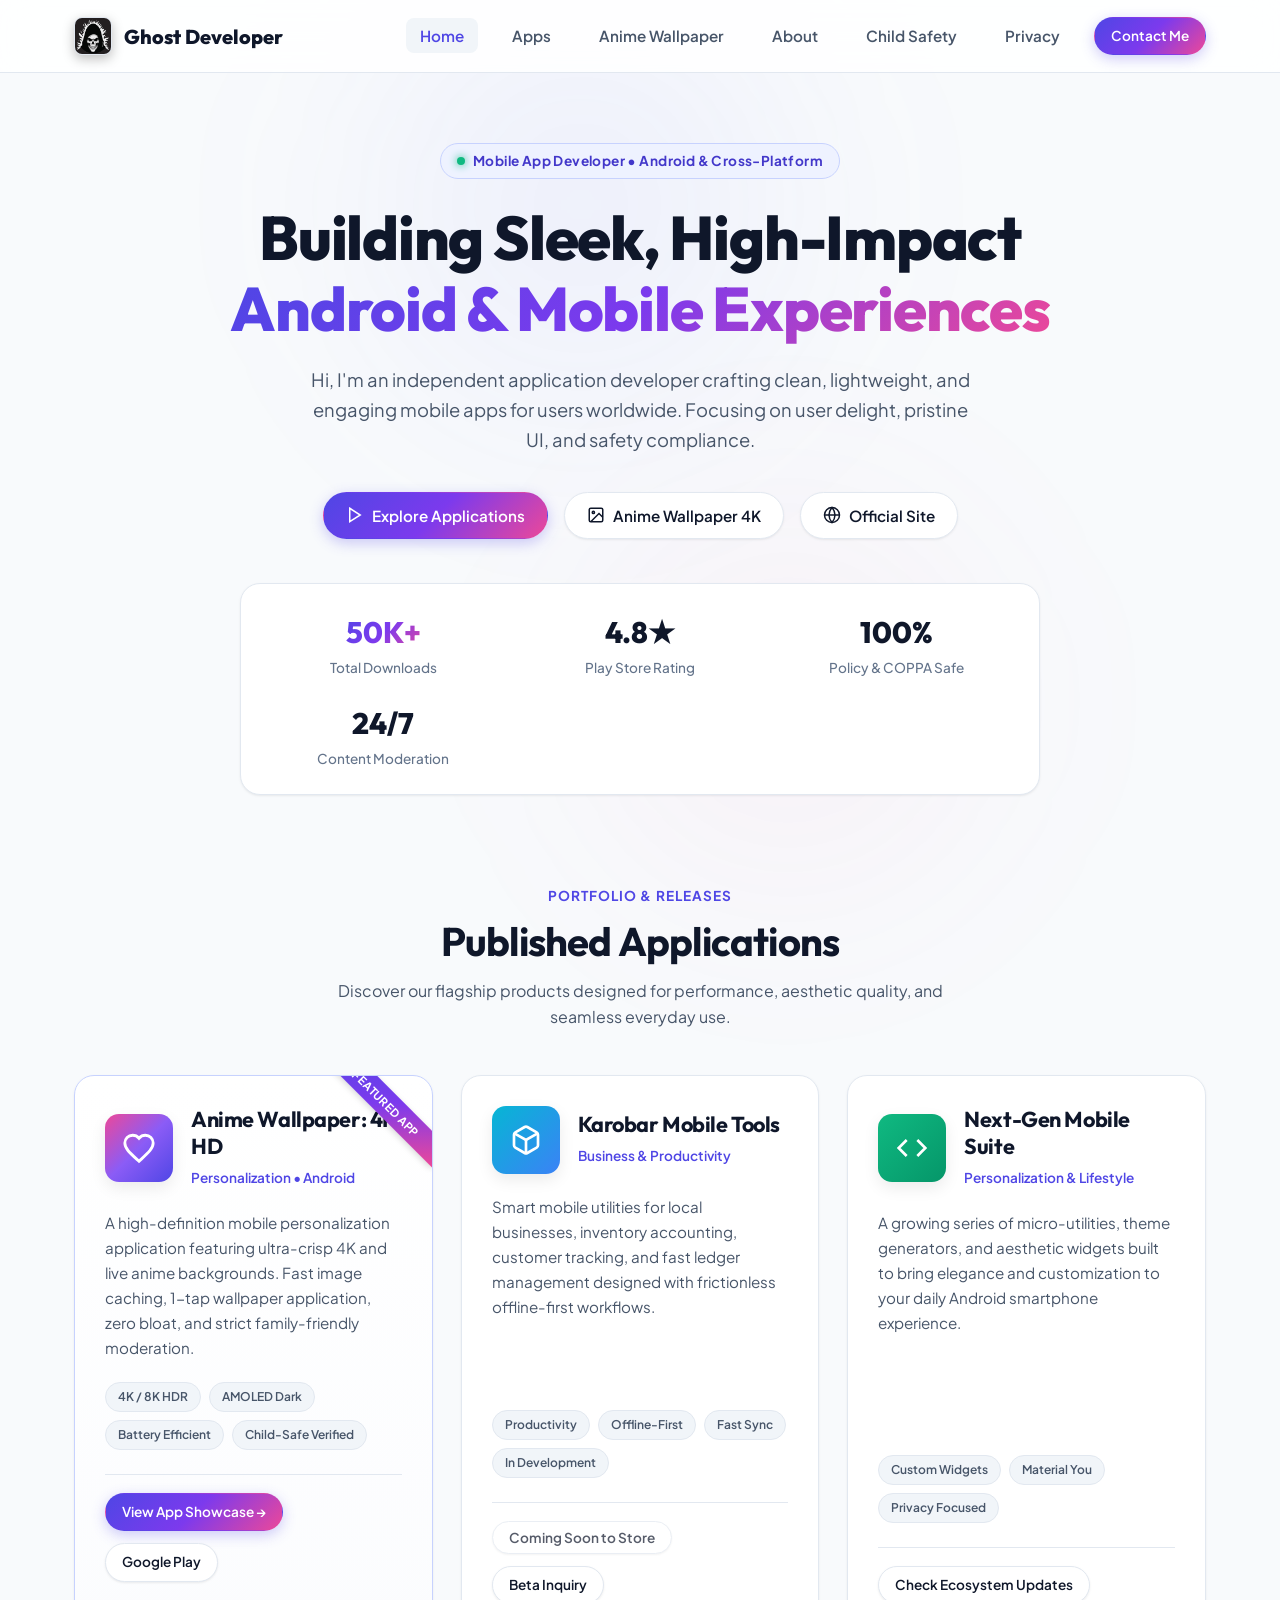
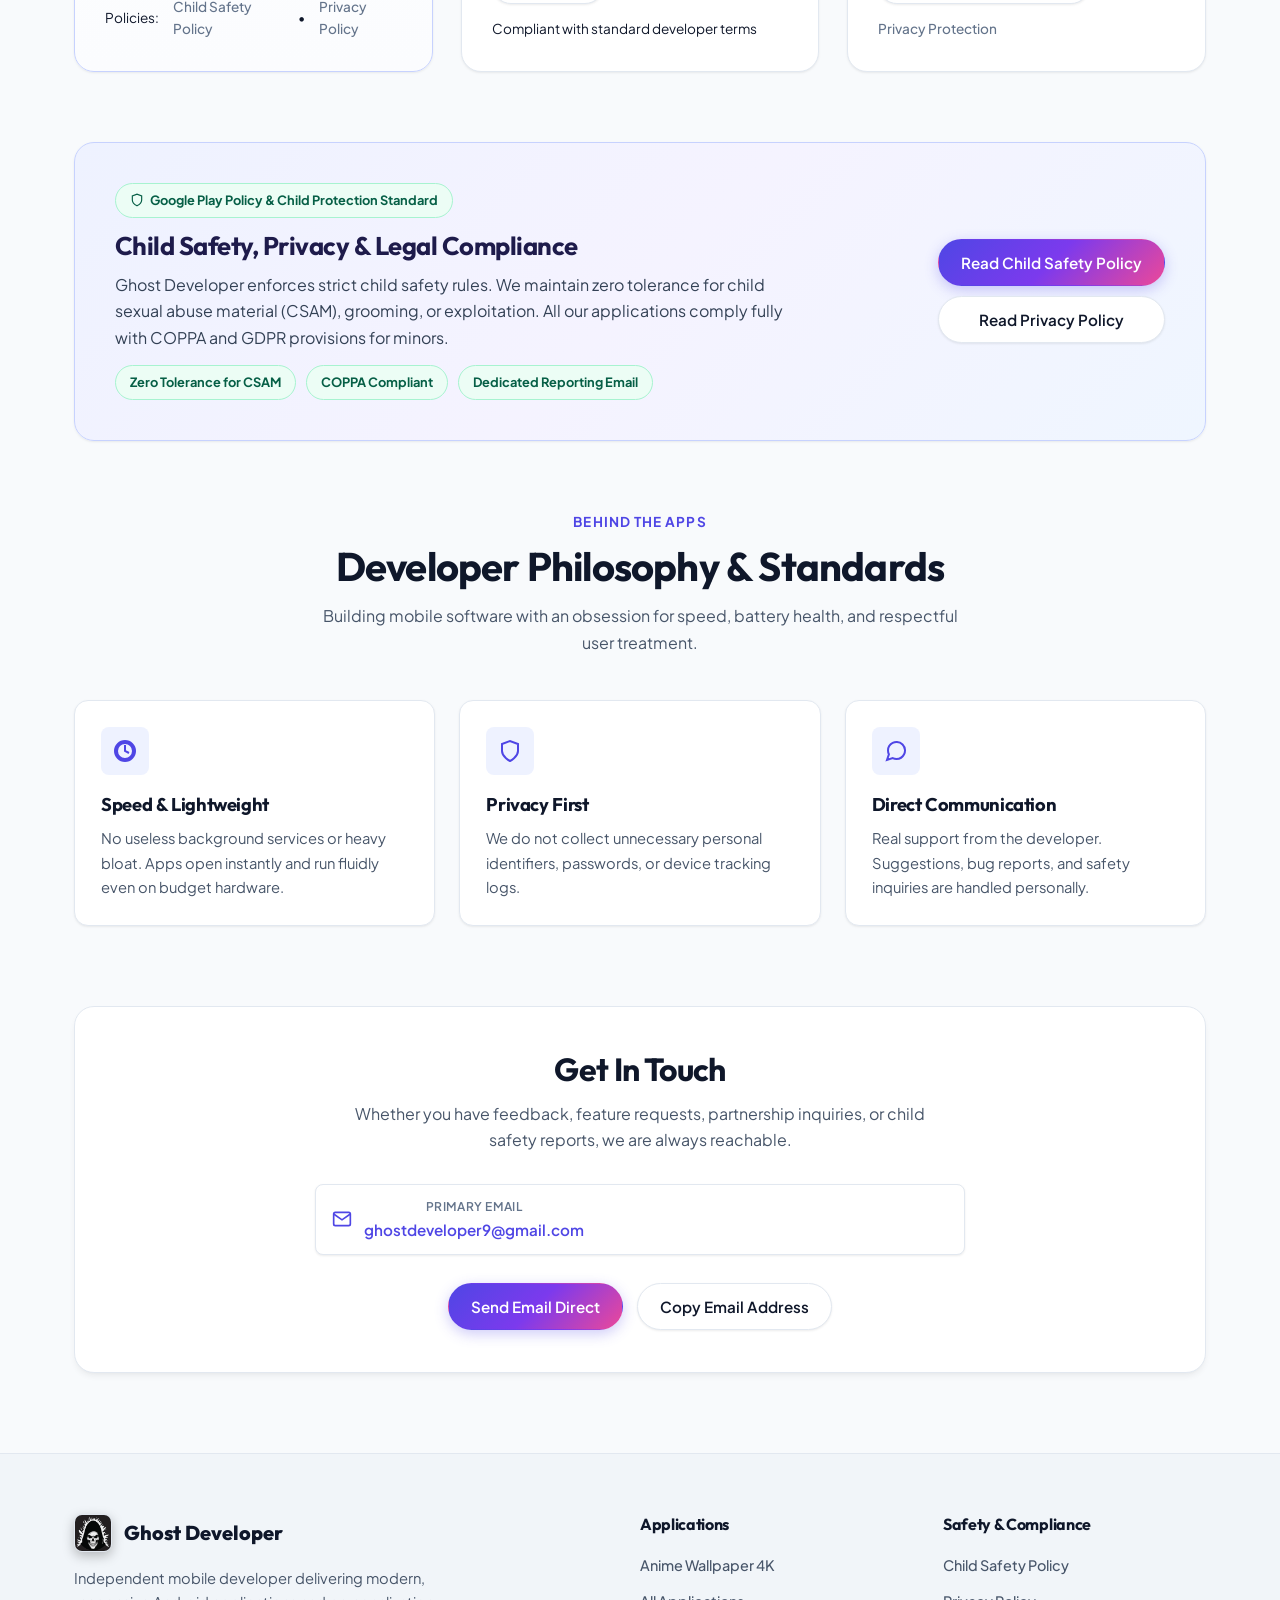
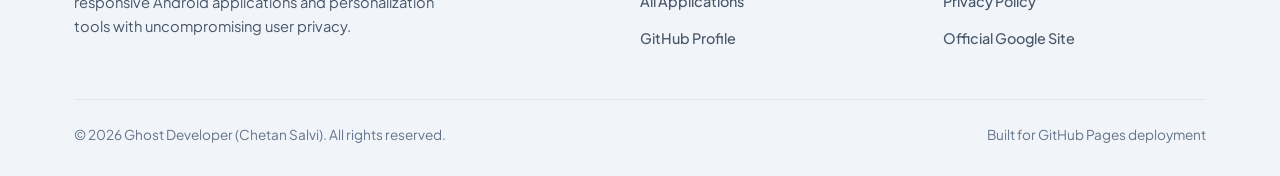
<file: index.html>
<!DOCTYPE html>
<html lang="en">

<head>
  <meta charset="UTF-8">
  <meta name="viewport" content="width=device-width, initial-scale=1.0">
  <title>Ghost Developer | Android Mobile App Developer &amp; Creator</title>
  <meta name="description"
    content="Official portfolio and app portal of Ghost Developer (Chetan Salvi). Creator of high-performance Android mobile apps, Anime Wallpaper 4K, and utility tools.">
  <meta name="keywords"
    content="App Developer, Android Developer, Mobile Apps, Ghost Developer, Chetan Salvi, Anime Wallpaper, GitHub Pages">
  <link rel="stylesheet" href="./css/style.css">
  <link rel="icon" type="image/png" href="./assets/logo.png">
</head>

<body>

  <!-- Navigation Bar -->
  <header class="navbar">
    <div class="container nav-container">
      <a href="./index.html" class="brand-logo" id="homeLogoLink">
        <div class="brand-icon">
          <img src="./assets/logo.png" alt="Ghost Developer Logo" class="brand-logo-img">
        </div>
        <span>Ghost Developer</span>
      </a>


      <ul class="nav-links" id="navLinks">
        <li><a href="./index.html" class="nav-link active">Home</a></li>
        <li><a href="#featured-apps" class="nav-link">Apps</a></li>
        <li><a href="./anime_wallpaper.html" class="nav-link">Anime Wallpaper</a></li>
        <li><a href="#about-dev" class="nav-link">About</a></li>
        <li><a href="./child_safty.html" class="nav-link">Child Safety</a></li>
        <li><a href="./privacy_policy.html" class="nav-link">Privacy</a></li>
        <li>
          <a href="mailto:ghostdeveloper9@gmail.com" class="btn btn-primary btn-sm">Contact Me</a>
        </li>
      </ul>
    </div>
  </header>

  <!-- Hero Section -->
  <section class="hero-section">
    <div class="container">
      <div class="badge-pill">
        <span class="badge-dot"></span>
        Mobile App Developer &bull; Android &amp; Cross-Platform
      </div>

      <h1 class="hero-title">
        Building Sleek, High-Impact <br>
        <span class="gradient-text">Android &amp; Mobile Experiences</span>
      </h1>

      <p class="hero-subtitle">
        Hi, I'm an independent application developer crafting clean, lightweight, and engaging mobile apps for users
        worldwide. Focusing on user delight, pristine UI, and safety compliance.
      </p>

      <div class="hero-cta">
        <a href="#featured-apps" class="btn btn-primary">
          <svg width="18" height="18" viewBox="0 0 24 24" fill="none" stroke="currentColor" stroke-width="2">
            <polygon points="5 3 19 12 5 21 5 3" />
          </svg>
          Explore Applications
        </a>
        <a href="./anime_wallpaper.html" class="btn btn-outline">
          <svg width="18" height="18" viewBox="0 0 24 24" fill="none" stroke="currentColor" stroke-width="2">
            <rect x="3" y="3" width="18" height="18" rx="2" ry="2" />
            <circle cx="8.5" cy="8.5" r="1.5" />
            <polyline points="21 15 16 10 5 21" />
          </svg>
          Anime Wallpaper 4K
        </a>
        <a href="https://sites.google.com/view/Ghostdeveloper" target="_blank" rel="noopener noreferrer"
          class="btn btn-outline">
          <svg width="18" height="18" viewBox="0 0 24 24" fill="none" stroke="currentColor" stroke-width="2">
            <circle cx="12" cy="12" r="10" />
            <line x1="2" y1="12" x2="22" y2="12" />
            <path d="M12 2a15.3 15.3 0 0 1 4 10 15.3 15.3 0 0 1-4 10 15.3 15.3 0 0 1-4-10 15.3 15.3 0 0 1 4-10z" />
          </svg>
          Official Site
        </a>
      </div>

      <!-- Quick Metrics Stats -->
      <div class="hero-stats">
        <div class="stat-item">
          <span class="stat-number gradient-text">50K+</span>
          <span class="stat-label">Total Downloads</span>
        </div>
        <div class="stat-item">
          <span class="stat-number">4.8★</span>
          <span class="stat-label">Play Store Rating</span>
        </div>
        <div class="stat-item">
          <span class="stat-number">100%</span>
          <span class="stat-label">Policy &amp; COPPA Safe</span>
        </div>
        <div class="stat-item">
          <span class="stat-number">24/7</span>
          <span class="stat-label">Content Moderation</span>
        </div>
      </div>
    </div>
  </section>

  <!-- Featured Apps Section -->
  <section class="container" id="featured-apps" style="padding-top: 40px;">
    <div class="section-header">
      <span class="section-tag">Portfolio &amp; Releases</span>
      <h2 class="section-title">Published Applications</h2>
      <p>Discover our flagship products designed for performance, aesthetic quality, and seamless everyday use.</p>
    </div>

    <div class="apps-grid">
      <!-- App 1: Anime Wallpaper (Main Flagship) -->
      <article class="app-card featured">
        <div class="app-header">
          <div class="app-icon app-icon-anime">
            <svg width="34" height="34" viewBox="0 0 24 24" fill="none" stroke="currentColor" stroke-width="2">
              <path
                d="M12 21.35l-1.45-1.32C5.4 15.36 2 12.28 2 8.5 2 5.42 4.42 3 7.5 3c1.74 0 3.41.81 4.5 2.09C13.09 3.81 14.76 3 16.5 3 19.58 3 22 5.42 22 8.5c0 3.78-3.4 6.86-8.55 11.54L12 21.35z" />
            </svg>
          </div>
          <div class="app-title-group">
            <h3>Anime Wallpaper: 4K HD</h3>
            <span class="app-category">Personalization &bull; Android</span>
          </div>
        </div>

        <p class="app-description">
          A high-definition mobile personalization application featuring ultra-crisp 4K and live anime backgrounds. Fast
          image caching, 1-tap wallpaper application, zero bloat, and strict family-friendly moderation.
        </p>

        <div class="app-tags">
          <span class="app-tag">4K / 8K HDR</span>
          <span class="app-tag">AMOLED Dark</span>
          <span class="app-tag">Battery Efficient</span>
          <span class="app-tag">Child-Safe Verified</span>
        </div>

        <div class="app-actions">
          <a href="./anime_wallpaper.html" class="btn btn-primary btn-sm">
            View App Showcase &rarr;
          </a>
          <a href="https://play.google.com/store/apps" target="_blank" rel="noopener noreferrer"
            class="btn btn-outline btn-sm">
            Google Play
          </a>
        </div>

        <div class="app-policy-links">
          <span>Policies:</span>
          <a href="./child_safty.html">Child Safety Policy</a>
          <span>&bull;</span>
          <a href="./privacy_policy.html">Privacy Policy</a>
        </div>
      </article>

      <!-- App 2: Business & Utility / Karobar Tools -->
      <article class="app-card">
        <div class="app-header">
          <div class="app-icon" style="background: linear-gradient(135deg, #06b6d4 0%, #3b82f6 100%); color: white;">
            <svg width="32" height="32" viewBox="0 0 24 24" fill="none" stroke="currentColor" stroke-width="2">
              <path
                d="M21 16V8a2 2 0 0 0-1-1.73l-7-4a2 2 0 0 0-2 0l-7 4A2 2 0 0 0 3 8v8a2 2 0 0 0 1 1.73l7 4a2 2 0 0 0 2 0l7-4A2 2 0 0 0 21 16z" />
              <polyline points="3.27 6.96 12 12.01 20.73 6.96" />
              <line x1="12" y1="22.08" x2="12" y2="12" />
            </svg>
          </div>
          <div class="app-title-group">
            <h3>Karobar Mobile Tools</h3>
            <span class="app-category">Business &amp; Productivity</span>
          </div>
        </div>

        <p class="app-description">
          Smart mobile utilities for local businesses, inventory accounting, customer tracking, and fast ledger
          management designed with frictionless offline-first workflows.
        </p>

        <div class="app-tags">
          <span class="app-tag">Productivity</span>
          <span class="app-tag">Offline-First</span>
          <span class="app-tag">Fast Sync</span>
          <span class="app-tag">In Development</span>
        </div>

        <div class="app-actions">
          <button class="btn btn-outline btn-sm" disabled style="opacity: 0.7; cursor: default;">
            Coming Soon to Store
          </button>
          <a href="mailto:ghostdeveloper9@gmail.com" class="btn btn-outline btn-sm">
            Beta Inquiry
          </a>
        </div>

        <div class="app-policy-links">
          <span>Compliant with standard developer terms</span>
        </div>
      </article>

      <!-- App 3: Developer Custom Utilities -->
      <article class="app-card">
        <div class="app-header">
          <div class="app-icon" style="background: linear-gradient(135deg, #10b981 0%, #059669 100%); color: white;">
            <svg width="32" height="32" viewBox="0 0 24 24" fill="none" stroke="currentColor" stroke-width="2">
              <polyline points="16 18 22 12 16 6" />
              <polyline points="8 6 2 12 8 18" />
            </svg>
          </div>
          <div class="app-title-group">
            <h3>Next-Gen Mobile Suite</h3>
            <span class="app-category">Personalization &amp; Lifestyle</span>
          </div>
        </div>

        <p class="app-description">
          A growing series of micro-utilities, theme generators, and aesthetic widgets built to bring elegance and
          customization to your daily Android smartphone experience.
        </p>

        <div class="app-tags">
          <span class="app-tag">Custom Widgets</span>
          <span class="app-tag">Material You</span>
          <span class="app-tag">Privacy Focused</span>
        </div>

        <div class="app-actions">
          <a href="https://sites.google.com/view/Ghostdeveloper" target="_blank" rel="noopener noreferrer"
            class="btn btn-outline btn-sm">
            Check Ecosystem Updates
          </a>
        </div>

        <div class="app-policy-links">
          <a href="./privacy_policy.html">Privacy Protection</a>
        </div>
      </article>
    </div>
  </section>

  <!-- Child Safety & Trust Portal Banner -->
  <section class="container" style="margin-bottom: 70px;">
    <div class="compliance-banner">
      <div class="compliance-content">
        <div class="compliance-text">
          <div class="safety-badge" style="margin-bottom: 12px;">
            <svg width="14" height="14" viewBox="0 0 24 24" fill="none" stroke="currentColor" stroke-width="2">
              <path d="M12 22s8-4 8-10V5l-8-3-8 3v7c0 6 8 10 8 10z" />
            </svg>
            <span>Google Play Policy &amp; Child Protection Standard</span>
          </div>
          <h3>Child Safety, Privacy &amp; Legal Compliance</h3>
          <p>
            Ghost Developer enforces strict child safety rules. We maintain zero tolerance for child sexual abuse
            material (CSAM), grooming, or exploitation. All our applications comply fully with COPPA and GDPR provisions
            for minors.
          </p>
          <div class="compliance-badges">
            <span class="safety-badge">Zero Tolerance for CSAM</span>
            <span class="safety-badge">COPPA Compliant</span>
            <span class="safety-badge">Dedicated Reporting Email</span>
          </div>
        </div>
        <div style="display: flex; flex-direction: column; gap: 10px;">
          <a href="./child_safty.html" class="btn btn-primary">
            Read Child Safety Policy
          </a>
          <a href="./privacy_policy.html" class="btn btn-outline">
            Read Privacy Policy
          </a>
        </div>
      </div>
    </div>
  </section>

  <!-- Developer Profile & Skills -->
  <section class="container" id="about-dev" style="margin-bottom: 80px;">
    <div class="section-header">
      <span class="section-tag">Behind the Apps</span>
      <h2 class="section-title">Developer Philosophy &amp; Standards</h2>
      <p>Building mobile software with an obsession for speed, battery health, and respectful user treatment.</p>
    </div>

    <div class="feature-cards">
      <div class="feature-box">
        <div class="feature-icon-wrap">
          <svg width="24" height="24" viewBox="0 0 24 24" fill="none" stroke="currentColor" stroke-width="2">
            <path d="M12 2a10 10 0 1 0 10 10A10 10 0 0 0 12 2zm0 18a8 8 0 1 1 8-8 8 8 0 0 1-8 8z" />
            <path d="M12 6v6l4 2" />
          </svg>
        </div>
        <h4>Speed &amp; Lightweight</h4>
        <p>No useless background services or heavy bloat. Apps open instantly and run fluidly even on budget hardware.
        </p>
      </div>

      <div class="feature-box">
        <div class="feature-icon-wrap">
          <svg width="24" height="24" viewBox="0 0 24 24" fill="none" stroke="currentColor" stroke-width="2">
            <path d="M12 22s8-4 8-10V5l-8-3-8 3v7c0 6 8 10 8 10z" />
          </svg>
        </div>
        <h4>Privacy First</h4>
        <p>We do not collect unnecessary personal identifiers, passwords, or device tracking logs.</p>
      </div>

      <div class="feature-box">
        <div class="feature-icon-wrap">
          <svg width="24" height="24" viewBox="0 0 24 24" fill="none" stroke="currentColor" stroke-width="2">
            <path
              d="M21 11.5a8.38 8.38 0 0 1-.9 3.8 8.5 8.5 0 0 1-7.6 4.7 8.38 8.38 0 0 1-3.8-.9L3 21l1.9-5.7a8.38 8.38 0 0 1-.9-3.8 8.5 8.5 0 0 1 4.7-7.6 8.38 8.38 0 0 1 3.8-.9h.5a8.48 8.48 0 0 1 8 8v.5z" />
          </svg>
        </div>
        <h4>Direct Communication</h4>
        <p>Real support from the developer. Suggestions, bug reports, and safety inquiries are handled personally.</p>
      </div>
    </div>
  </section>

  <!-- Contact & Connect Section -->
  <section class="container" id="contact" style="margin-bottom: 80px;">
    <div class="policy-card" style="text-align: center;">
      <h2 style="font-size: 2rem; margin-bottom: 12px;">Get In Touch</h2>
      <p style="max-width: 580px; margin: 0 auto 30px;">
        Whether you have feedback, feature requests, partnership inquiries, or child safety reports, we are always
        reachable.
      </p>

      <div class="contact-info-grid" style="max-width: 650px; margin: 0 auto 28px;">
        <div class="contact-item">
          <svg viewBox="0 0 24 24" fill="none" stroke="currentColor" stroke-width="2">
            <path d="M4 4h16c1.1 0 2 .9 2 2v12c0 1.1-.9 2-2 2H4c-1.1 0-2-.9-2-2V6c0-1.1.9-2 2-2z" />
            <polyline points="22,6 12,13 2,6" />
          </svg>
          <div>
            <span class="label">Primary Email</span>
            <a href="mailto:ghostdeveloper9@gmail.com">ghostdeveloper9@gmail.com</a>
          </div>
        </div>
      </div>

      <div style="display: flex; justify-content: center; gap: 14px; flex-wrap: wrap;">
        <a href="mailto:ghostdeveloper9@gmail.com" class="btn btn-primary">
          Send Email Direct
        </a>
        <button class="btn btn-outline copy-email-btn" data-email="ghostdeveloper9@gmail.com">
          Copy Email Address
        </button>
      </div>
    </div>
  </section>

  <!-- Footer -->
  <footer class="footer">
    <div class="container">
      <div class="footer-grid">
        <div class="footer-brand">
          <div class="brand-logo">
            <div class="brand-icon">
              <img src="./assets/logo.png" alt="Ghost Developer Logo" class="brand-logo-img">
            </div>
            <span>Ghost Developer</span>
          </div>
          <p>
            Independent mobile developer delivering modern, responsive Android applications and personalization tools
            with uncompromising user privacy.
          </p>
        </div>

        <div class="footer-col">
          <h5>Applications</h5>
          <ul class="footer-links">
            <li><a href="./anime_wallpaper.html">Anime Wallpaper 4K</a></li>
            <li><a href="#featured-apps">All Applications</a></li>
            <li><a href="https://github.com/ChetanSalvi7" target="_blank" rel="noopener noreferrer">GitHub Profile</a>
            </li>
          </ul>
        </div>

        <div class="footer-col">
          <h5>Safety &amp; Compliance</h5>
          <ul class="footer-links">
            <li><a href="./child_safty.html">Child Safety Policy</a></li>
            <li><a href="./privacy_policy.html">Privacy Policy</a></li>
            <li><a href="https://sites.google.com/view/Ghostdeveloper" target="_blank"
                rel="noopener noreferrer">Official Google Site</a></li>
          </ul>
        </div>
      </div>

      <div class="footer-bottom">
        <span>&copy; <span class="current-year">2026</span> Ghost Developer (Chetan Salvi). All rights reserved.</span>
        <span>Built for GitHub Pages deployment</span>
      </div>
    </div>
  </footer>

  <script src="./js/main.js"></script>
</body>

</html>
</file>
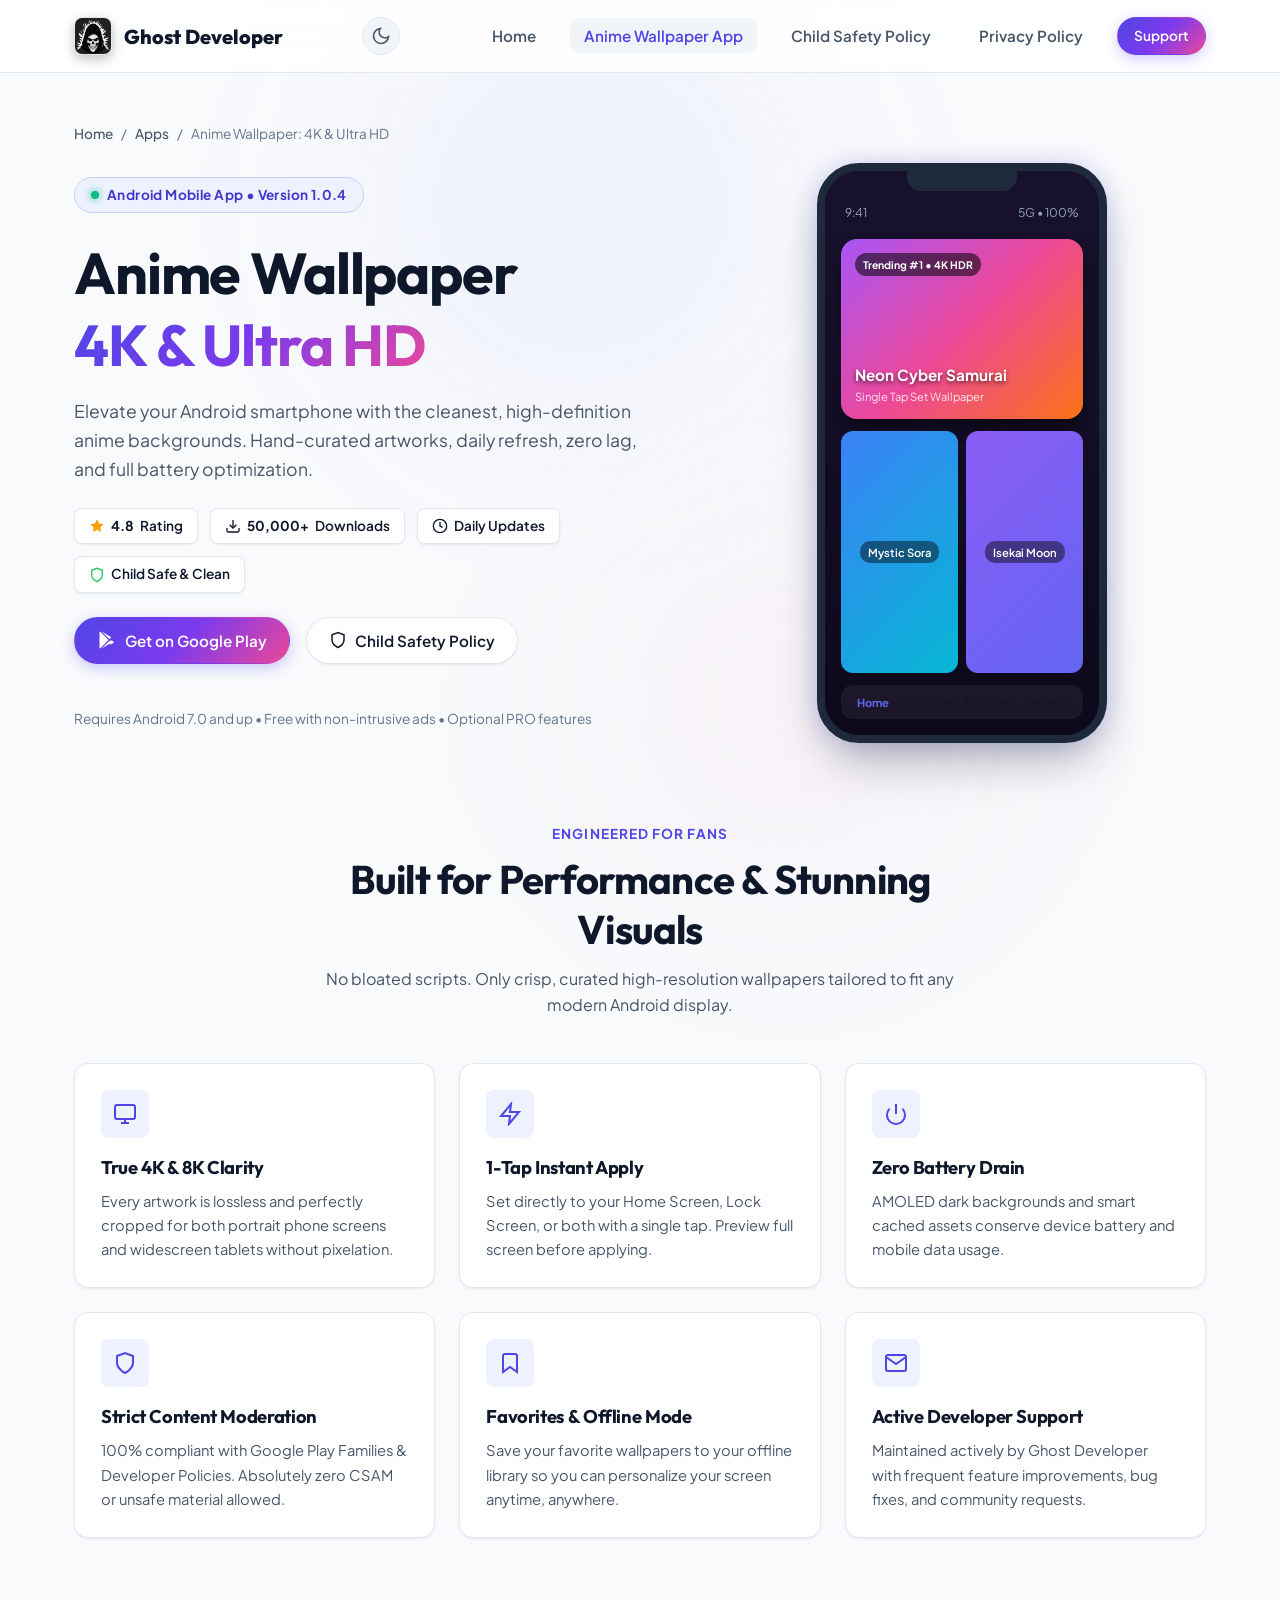
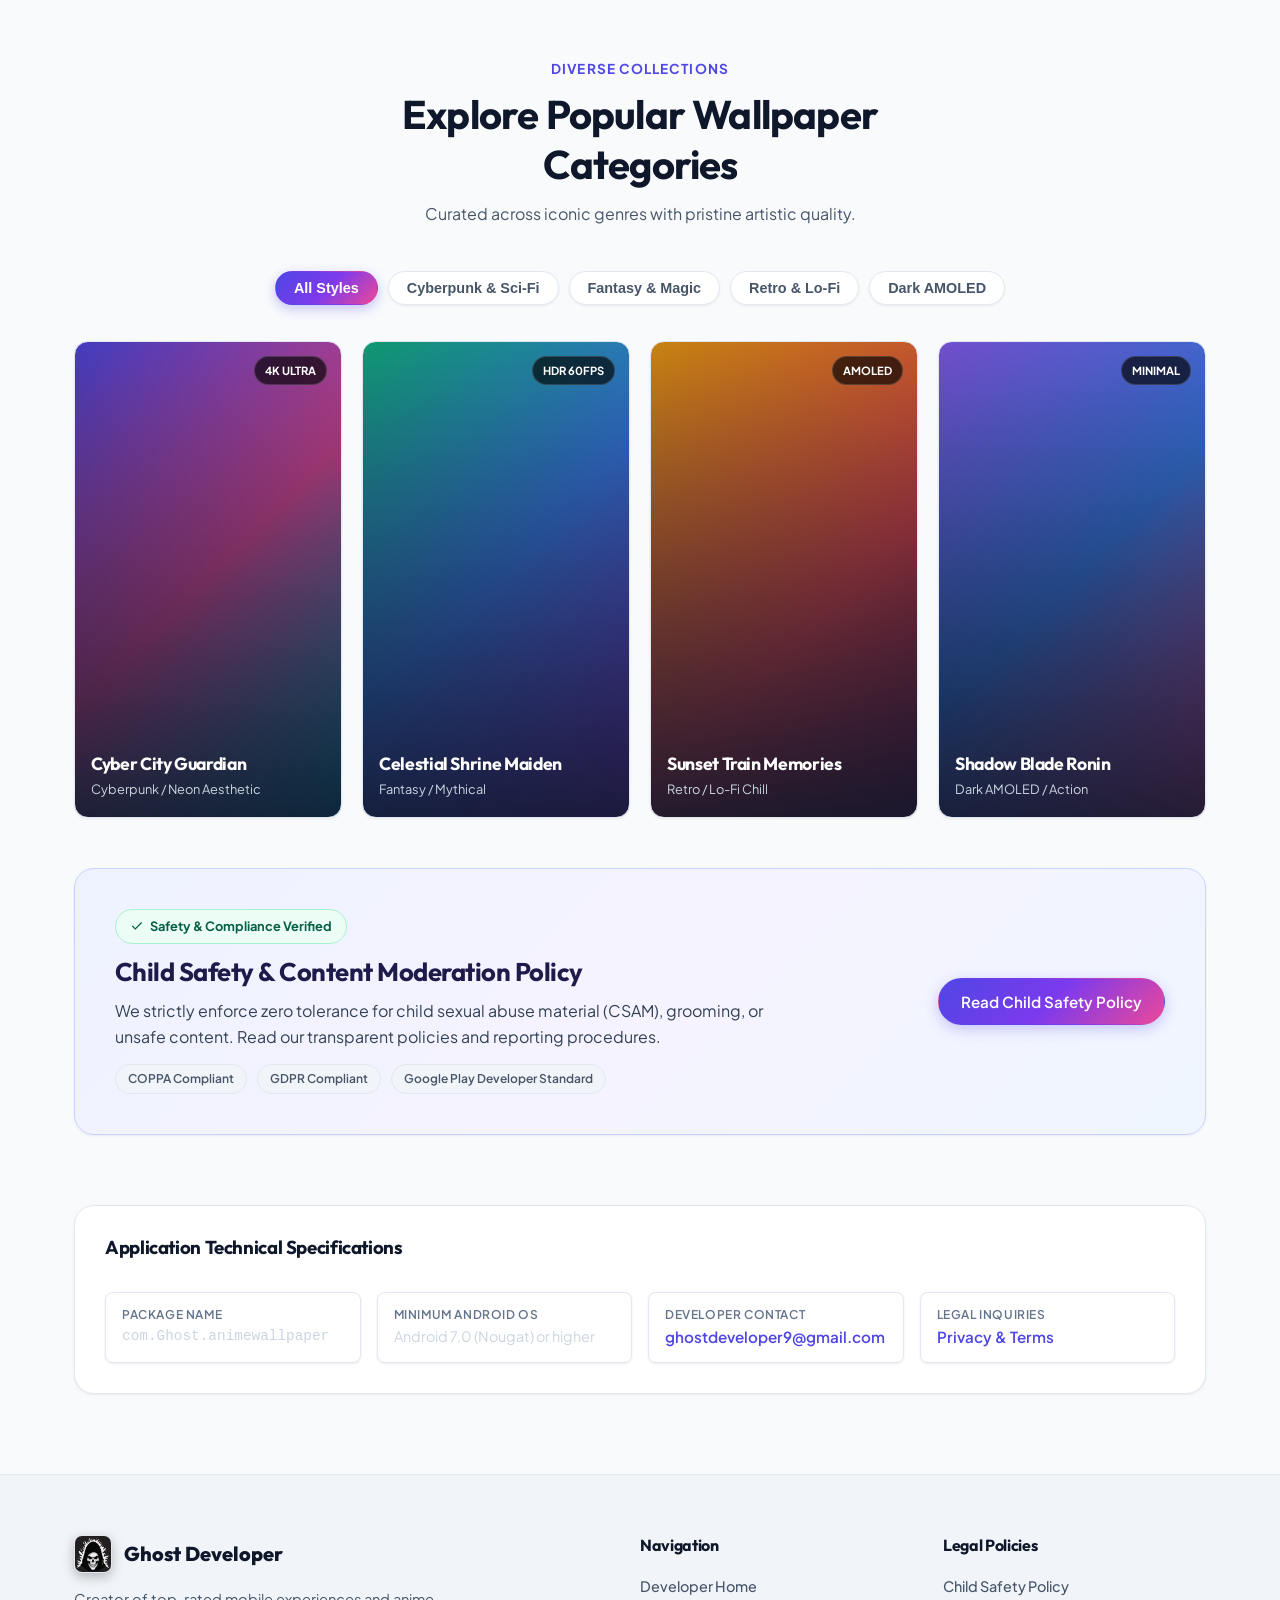
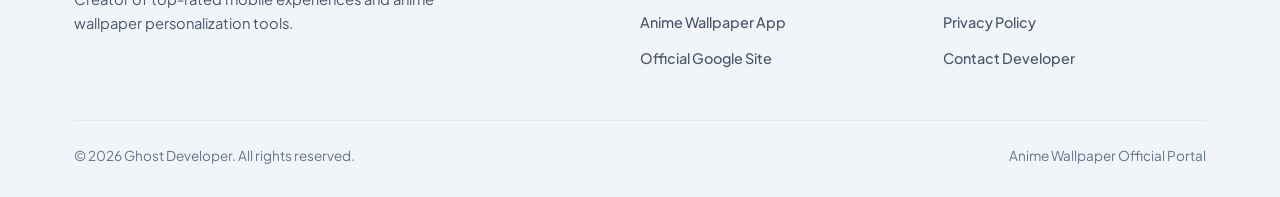
<file: anime_wallpaper.html>
<!DOCTYPE html>
<html lang="en">

<head>
  <meta charset="UTF-8">
  <meta name="viewport" content="width=device-width, initial-scale=1.0">
  <title>Anime Wallpaper: 4K &amp; Ultra HD | Ghost Developer</title>
  <meta name="description"
    content="Discover breathtaking 4K, 8K, and Live Anime Wallpapers. Lightweight, battery-optimized, and curated with strict child safety and privacy standards.">
  <meta name="keywords"
    content="Anime Wallpaper, 4K Anime Backgrounds, Anime Live Wallpapers, Ghost Developer, Android Wallpaper App">
  <link rel="stylesheet" href="./css/style.css">
  <link rel="icon"
    href="data:image/svg+xml,<svg xmlns='http://www.w3.org/2000/svg' viewBox='0 0 24 24' fill='%23ec4899'><path d='M12 21.35l-1.45-1.32C5.4 15.36 2 12.28 2 8.5 2 5.42 4.42 3 7.5 3c1.74 0 3.41.81 4.5 2.09C13.09 3.81 14.76 3 16.5 3 19.58 3 22 5.42 22 8.5c0 3.78-3.4 6.86-8.55 11.54L12 21.35z'/></svg>">
</head>

<body>

  <!-- Navigation -->
  <header class="navbar">
    <div class="container nav-container">
      <a href="./index.html" class="brand-logo" id="homeLogoLink">
        <div class="brand-icon">
          <img src="./assets/logo.png" alt="Ghost Developer Logo" class="brand-logo-img">
        </div>
        <span>Ghost Developer</span>
      </a>

      <div class="nav-actions">
        <button class="theme-toggle-btn" aria-label="Toggle theme" title="Toggle light/dark theme">
          <svg width="20" height="20" viewBox="0 0 24 24" fill="none" stroke="currentColor" stroke-width="2">
            <path d="M21 12.79A9 9 0 1 1 11.21 3 7 7 0 0 0 21 12.79z" />
          </svg>
        </button>
        <button class="mobile-toggle" id="mobileToggle" aria-label="Toggle navigation">
          <svg width="24" height="24" fill="none" stroke="currentColor" stroke-width="2">
            <path d="M4 6h16M4 12h16M4 18h16" />
          </svg>
        </button>
      </div>

      <ul class="nav-links" id="navLinks">
        <li><a href="./index.html" class="nav-link">Home</a></li>
        <li><a href="./anime_wallpaper.html" class="nav-link active">Anime Wallpaper App</a></li>
        <li><a href="./child_safty.html" class="nav-link">Child Safety Policy</a></li>
        <li><a href="./privacy_policy.html" class="nav-link">Privacy Policy</a></li>
        <li>
          <a href="mailto:ghostdeveloper9@gmail.com" class="btn btn-primary btn-sm">Support</a>
        </li>
      </ul>
    </div>
  </header>

  <!-- App Hero Section -->
  <section class="app-hero">
    <div class="container">
      <div class="breadcrumbs">
        <a href="./index.html">Home</a>
        <span>/</span>
        <a href="./index.html#featured-apps">Apps</a>
        <span>/</span>
        <span>Anime Wallpaper: 4K &amp; Ultra HD</span>
      </div>

      <div class="app-hero-grid">
        <div class="app-hero-content">
          <div class="badge-pill">
            <span class="badge-dot"></span>
            Android Mobile App &bull; Version 1.0.4
          </div>

          <h1 style="font-size: clamp(2.4rem, 4.5vw, 3.6rem); margin-bottom: 16px;">
            Anime Wallpaper <br><span class="gradient-text">4K &amp; Ultra HD</span>
          </h1>

          <p style="font-size: 1.1rem; margin-bottom: 24px;">
            Elevate your Android smartphone with the cleanest, high-definition anime backgrounds. Hand-curated artworks,
            daily refresh, zero lag, and full battery optimization.
          </p>

          <div class="app-meta-tags">
            <div class="app-spec-badge">
              <svg width="16" height="16" viewBox="0 0 24 24" fill="#f59e0b">
                <polygon
                  points="12 2 15.09 8.26 22 9.27 17 14.14 18.18 21.02 12 17.77 5.82 21.02 7 14.14 2 9.27 8.91 8.26 12 2" />
              </svg>
              <strong>4.8</strong> Rating
            </div>
            <div class="app-spec-badge">
              <svg width="16" height="16" viewBox="0 0 24 24" fill="none" stroke="currentColor" stroke-width="2">
                <path d="M21 15v4a2 2 0 0 1-2 2H5a2 2 0 0 1-2-2v-4" />
                <polyline points="7 10 12 15 17 10" />
                <line x1="12" y1="15" x2="12" y2="3" />
              </svg>
              <strong>50,000+</strong> Downloads
            </div>
            <div class="app-spec-badge">
              <svg width="16" height="16" viewBox="0 0 24 24" fill="none" stroke="currentColor" stroke-width="2">
                <circle cx="12" cy="12" r="10" />
                <path d="M12 6v6l4 2" />
              </svg>
              Daily Updates
            </div>
            <div class="app-spec-badge">
              <svg width="16" height="16" viewBox="0 0 24 24" fill="none" stroke="#22c55e" stroke-width="2">
                <path d="M12 22s8-4 8-10V5l-8-3-8 3v7c0 6 8 10 8 10z" />
              </svg>
              Child Safe &amp; Clean
            </div>
          </div>

          <div class="hero-cta" style="justify-content: flex-start;">
            <a href="https://play.google.com/store/apps" target="_blank" rel="noopener noreferrer"
              class="btn btn-primary" id="googlePlayBtn">
              <svg width="20" height="20" viewBox="0 0 24 24" fill="currentColor">
                <path
                  d="M3.609 1.814L13.793 12 3.61 22.186a2.023 2.023 0 0 1-.61-1.472V3.286c0-.573.228-1.1.609-1.472zm11.246 11.246l2.33 2.33-11.83 6.786 9.5-9.116zm0-2.12L5.355 1.824l11.83 6.786-2.33 2.33zm1.442 1.06l3.355 1.924c.797.457.797 1.201 0 1.658l-3.355 1.924-2.12-2.12 2.12-2.386z" />
              </svg>
              Get on Google Play
            </a>
            <a href="./child_safty.html" class="btn btn-outline" id="childSafetyCtaBtn">
              <svg width="18" height="18" viewBox="0 0 24 24" fill="none" stroke="currentColor" stroke-width="2">
                <path d="M12 22s8-4 8-10V5l-8-3-8 3v7c0 6 8 10 8 10z" />
              </svg>
              Child Safety Policy
            </a>
          </div>

          <p style="font-size: 0.85rem; color: var(--text-muted);">
            Requires Android 7.0 and up &bull; Free with non-intrusive ads &bull; Optional PRO features
          </p>
        </div>

        <!-- Phone Mockup Graphic -->
        <div class="app-showcase-visual">
          <div class="phone-mockup-frame">
            <div class="phone-notch"></div>
            <div class="phone-screen">
              <div class="phone-screen-header">
                <span>9:41</span>
                <span>5G &bull; 100%</span>
              </div>

              <div class="phone-preview-card">
                <span class="preview-tag">Trending #1 &bull; 4K HDR</span>
                <span class="preview-title">Neon Cyber Samurai</span>
                <span style="font-size: 0.7rem; color: rgba(255,255,255,0.85);">Single Tap Set Wallpaper</span>
              </div>

              <div class="phone-grid-preview">
                <div class="small-preview-thumb thumb-1">
                  <span class="thumb-label">Mystic Sora</span>
                </div>
                <div class="small-preview-thumb thumb-2">
                  <span class="thumb-label">Isekai Moon</span>
                </div>
              </div>

              <div
                style="background: rgba(255,255,255,0.06); padding: 8px 12px; border-radius: 12px; display: flex; justify-content: space-around; font-size: 0.7rem;">
                <span style="color: var(--primary-light); font-weight: 700;">Home</span>
                <span>Categories</span>
                <span>Favorites</span>
                <span>Settings</span>
              </div>
            </div>
          </div>
        </div>
      </div>
    </div>
  </section>

  <!-- Key Features Grid -->
  <section class="features-section">
    <div class="container">
      <div class="section-header">
        <span class="section-tag">Engineered for Fans</span>
        <h2 class="section-title">Built for Performance &amp; Stunning Visuals</h2>
        <p>No bloated scripts. Only crisp, curated high-resolution wallpapers tailored to fit any modern Android
          display.</p>
      </div>

      <div class="feature-cards">
        <div class="feature-box">
          <div class="feature-icon-wrap">
            <svg width="24" height="24" viewBox="0 0 24 24" fill="none" stroke="currentColor" stroke-width="2">
              <rect x="2" y="3" width="20" height="14" rx="2" ry="2" />
              <line x1="8" y1="21" x2="16" y2="21" />
              <line x1="12" y1="17" x2="12" y2="21" />
            </svg>
          </div>
          <h4>True 4K &amp; 8K Clarity</h4>
          <p>Every artwork is lossless and perfectly cropped for both portrait phone screens and widescreen tablets
            without pixelation.</p>
        </div>

        <div class="feature-box">
          <div class="feature-icon-wrap">
            <svg width="24" height="24" viewBox="0 0 24 24" fill="none" stroke="currentColor" stroke-width="2">
              <polygon points="13 2 3 14 12 14 11 22 21 10 12 10 13 2" />
            </svg>
          </div>
          <h4>1-Tap Instant Apply</h4>
          <p>Set directly to your Home Screen, Lock Screen, or both with a single tap. Preview full screen before
            applying.</p>
        </div>

        <div class="feature-box">
          <div class="feature-icon-wrap">
            <svg width="24" height="24" viewBox="0 0 24 24" fill="none" stroke="currentColor" stroke-width="2">
              <path d="M18.36 6.64a9 9 0 1 1-12.73 0" />
              <line x1="12" y1="2" x2="12" y2="12" />
            </svg>
          </div>
          <h4>Zero Battery Drain</h4>
          <p>AMOLED dark backgrounds and smart cached assets conserve device battery and mobile data usage.</p>
        </div>

        <div class="feature-box">
          <div class="feature-icon-wrap">
            <svg width="24" height="24" viewBox="0 0 24 24" fill="none" stroke="currentColor" stroke-width="2">
              <path d="M12 22s8-4 8-10V5l-8-3-8 3v7c0 6 8 10 8 10z" />
            </svg>
          </div>
          <h4>Strict Content Moderation</h4>
          <p>100% compliant with Google Play Families &amp; Developer Policies. Absolutely zero CSAM or unsafe material
            allowed.</p>
        </div>

        <div class="feature-box">
          <div class="feature-icon-wrap">
            <svg width="24" height="24" viewBox="0 0 24 24" fill="none" stroke="currentColor" stroke-width="2">
              <path d="M19 21l-7-5-7 5V5a2 2 0 0 1 2-2h10a2 2 0 0 1 2 2z" />
            </svg>
          </div>
          <h4>Favorites &amp; Offline Mode</h4>
          <p>Save your favorite wallpapers to your offline library so you can personalize your screen anytime, anywhere.
          </p>
        </div>

        <div class="feature-box">
          <div class="feature-icon-wrap">
            <svg width="24" height="24" viewBox="0 0 24 24" fill="none" stroke="currentColor" stroke-width="2">
              <path d="M4 4h16c1.1 0 2 .9 2 2v12c0 1.1-.9 2-2 2H4c-1.1 0-2-.9-2-2V6c0-1.1.9-2 2-2z" />
              <polyline points="22,6 12,13 2,6" />
            </svg>
          </div>
          <h4>Active Developer Support</h4>
          <p>Maintained actively by Ghost Developer with frequent feature improvements, bug fixes, and community
            requests.</p>
        </div>
      </div>
    </div>
  </section>

  <!-- Interactive Category Preview Showcase -->
  <section class="gallery-section">
    <div class="container">
      <div class="section-header">
        <span class="section-tag">Diverse Collections</span>
        <h2 class="section-title">Explore Popular Wallpaper Categories</h2>
        <p>Curated across iconic genres with pristine artistic quality.</p>
      </div>

      <div class="category-chips">
        <button class="category-chip active" data-category="all">All Styles</button>
        <button class="category-chip" data-category="cyberpunk">Cyberpunk &amp; Sci-Fi</button>
        <button class="category-chip" data-category="fantasy">Fantasy &amp; Magic</button>
        <button class="category-chip" data-category="retro">Retro &amp; Lo-Fi</button>
        <button class="category-chip" data-category="amoled">Dark AMOLED</button>
      </div>

      <div class="wallpaper-cards-grid">
        <!-- Card 1 -->
        <div class="wallpaper-card card-bg-gradient-1" data-category="cyberpunk">
          <span class="wallpaper-badge">4K ULTRA</span>
          <div class="wallpaper-card-info">
            <h4>Cyber City Guardian</h4>
            <p>Cyberpunk / Neon Aesthetic</p>
          </div>
        </div>

        <!-- Card 2 -->
        <div class="wallpaper-card card-bg-gradient-2" data-category="fantasy">
          <span class="wallpaper-badge">HDR 60FPS</span>
          <div class="wallpaper-card-info">
            <h4>Celestial Shrine Maiden</h4>
            <p>Fantasy / Mythical</p>
          </div>
        </div>

        <!-- Card 3 -->
        <div class="wallpaper-card card-bg-gradient-3" data-category="retro">
          <span class="wallpaper-badge">AMOLED</span>
          <div class="wallpaper-card-info">
            <h4>Sunset Train Memories</h4>
            <p>Retro / Lo-Fi Chill</p>
          </div>
        </div>

        <!-- Card 4 -->
        <div class="wallpaper-card card-bg-gradient-4" data-category="amoled">
          <span class="wallpaper-badge">MINIMAL</span>
          <div class="wallpaper-card-info">
            <h4>Shadow Blade Ronin</h4>
            <p>Dark AMOLED / Action</p>
          </div>
        </div>
      </div>
    </div>
  </section>

  <!-- Compliance Callout -->
  <section class="container" style="margin-bottom: 60px;">
    <div class="compliance-banner">
      <div class="compliance-content">
        <div class="compliance-text">
          <div class="safety-badge" style="margin-bottom: 12px;">
            <svg width="14" height="14" viewBox="0 0 24 24" fill="none" stroke="currentColor" stroke-width="2">
              <polyline points="20 6 9 17 4 12" />
            </svg>
            <span>Safety &amp; Compliance Verified</span>
          </div>
          <h3>Child Safety &amp; Content Moderation Policy</h3>
          <p>
            We strictly enforce zero tolerance for child sexual abuse material (CSAM), grooming, or unsafe content. Read
            our transparent policies and reporting procedures.
          </p>
          <div class="compliance-badges">
            <span class="app-tag">COPPA Compliant</span>
            <span class="app-tag">GDPR Compliant</span>
            <span class="app-tag">Google Play Developer Standard</span>
          </div>
        </div>
        <div>
          <a href="./child_safty.html" class="btn btn-primary">
            Read Child Safety Policy
          </a>
        </div>
      </div>
    </div>
  </section>

  <!-- Technical Specs -->
  <section class="container" style="margin-bottom: 60px;">
    <div class="app-card">
      <h3 style="margin-bottom: 16px;">Application Technical Specifications</h3>
      <div class="contact-info-grid">
        <div class="contact-item">
          <div>
            <span class="label">Package Name</span>
            <span style="font-family: monospace; font-size: 0.9rem; color: #cbd5e1;">com.Ghost.animewallpaper</span>
          </div>
        </div>
        <div class="contact-item">
          <div>
            <span class="label">Minimum Android OS</span>
            <span style="font-size: 0.9rem; color: #cbd5e1;">Android 7.0 (Nougat) or higher</span>
          </div>
        </div>
        <div class="contact-item">
          <div>
            <span class="label">Developer Contact</span>
            <a href="mailto:ghostdeveloper9@gmail.com">ghostdeveloper9@gmail.com</a>
          </div>
        </div>
        <div class="contact-item">
          <div>
            <span class="label">Legal Inquiries</span>
            <a href="./privacy_policy.html">Privacy &amp; Terms</a>
          </div>
        </div>
      </div>
    </div>
  </section>

  <!-- Footer -->
  <footer class="footer">
    <div class="container">
      <div class="footer-grid">
        <div class="footer-brand">
          <div class="brand-logo">
            <div class="brand-icon">
              <img src="./assets/logo.png" alt="Ghost Developer Logo" class="brand-logo-img">
            </div>
            <span>Ghost Developer</span>
          </div>
          <p>
            Creator of top-rated mobile experiences and anime wallpaper personalization tools.
          </p>
        </div>

        <div class="footer-col">
          <h5>Navigation</h5>
          <ul class="footer-links">
            <li><a href="./index.html">Developer Home</a></li>
            <li><a href="./anime_wallpaper.html">Anime Wallpaper App</a></li>
            <li><a href="https://sites.google.com/view/Ghostdeveloper" target="_blank"
                rel="noopener noreferrer">Official Google Site</a></li>
          </ul>
        </div>

        <div class="footer-col">
          <h5>Legal Policies</h5>
          <ul class="footer-links">
            <li><a href="./child_safty.html">Child Safety Policy</a></li>
            <li><a href="./privacy_policy.html">Privacy Policy</a></li>
            <li><a href="mailto:ghostdeveloper9@gmail.com">Contact Developer</a></li>
          </ul>
        </div>
      </div>

      <div class="footer-bottom">
        <span>&copy; <span class="current-year">2026</span> Ghost Developer. All rights reserved.</span>
        <span>Anime Wallpaper Official Portal</span>
      </div>
    </div>
  </footer>

  <script src="./js/main.js"></script>
</body>

</html>
</file>
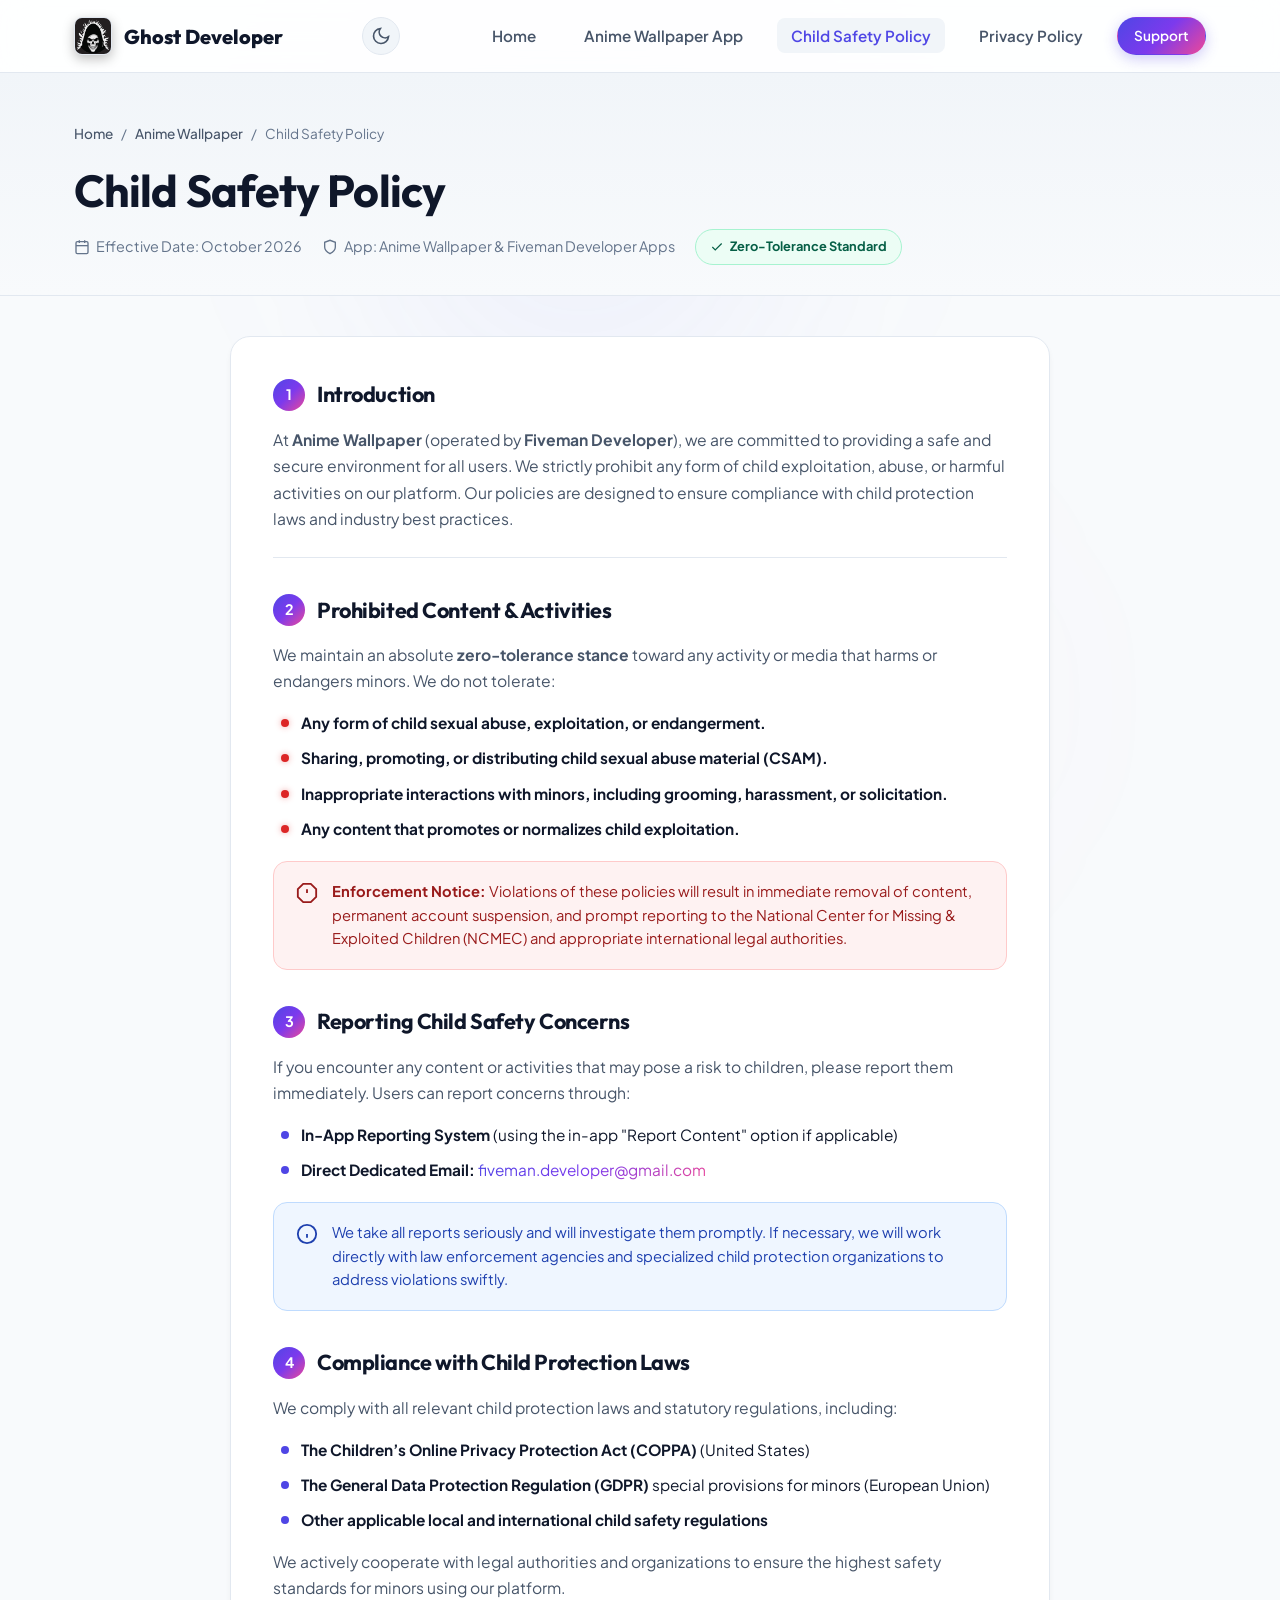
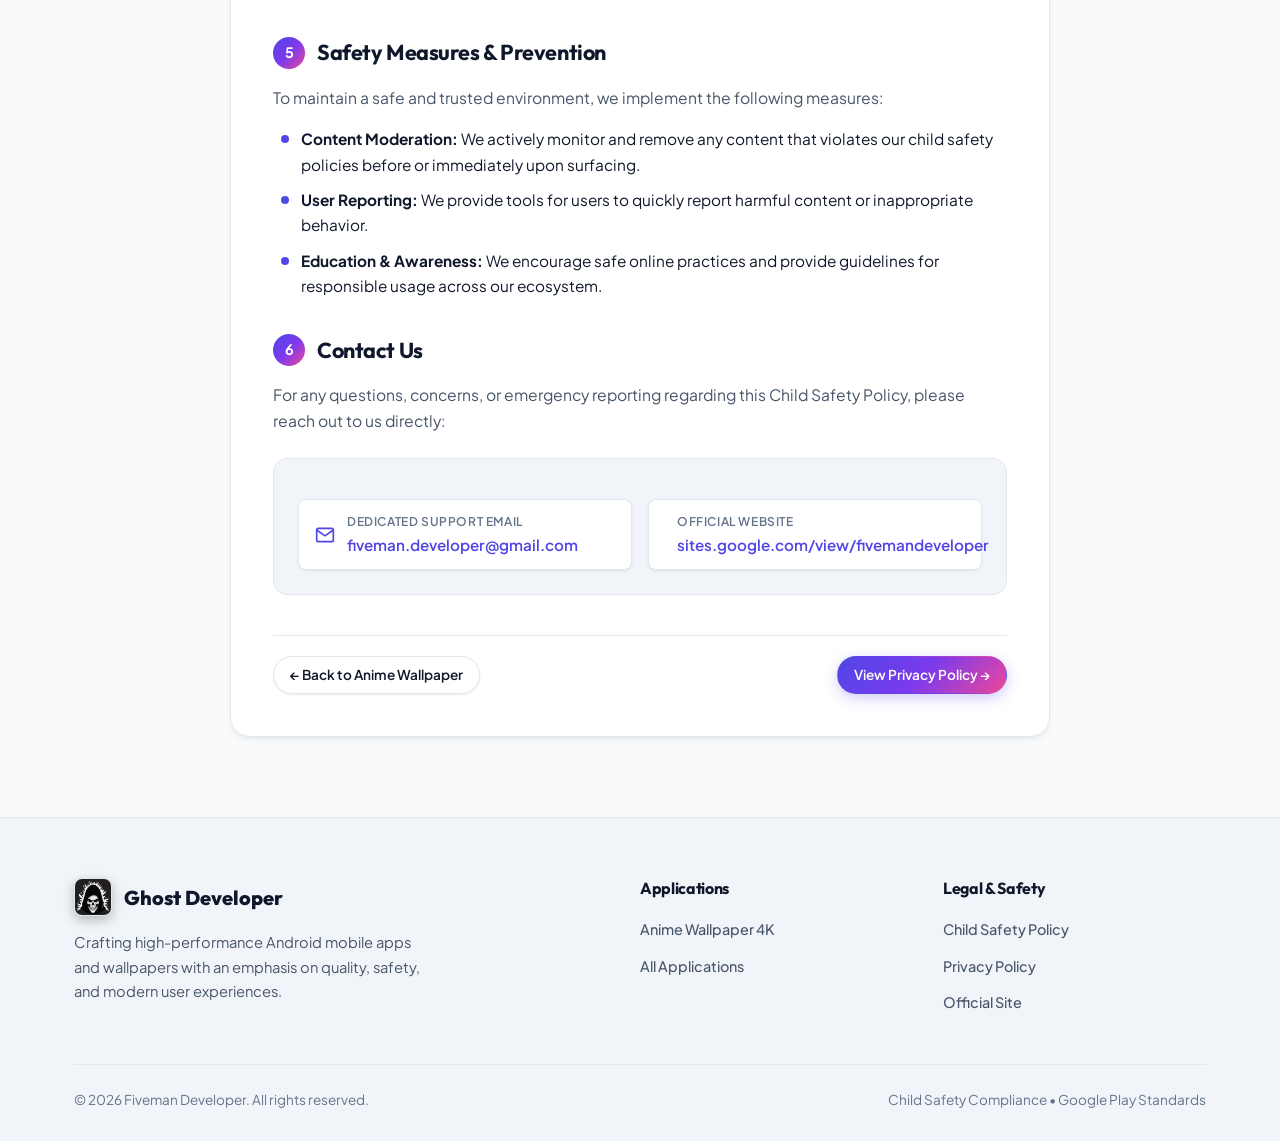
<file: child_safety.html>
<!DOCTYPE html>
<html lang="en">
<head>
  <meta charset="UTF-8">
  <meta http-equiv="refresh" content="0; url=./child_safty.html">
  <title>Redirecting to Child Safety Policy...</title>
  <link rel="canonical" href="./child_safty.html">
  <script>window.location.href = "./child_safty.html";</script>
</head>
<body style="font-family: sans-serif; background: #07090e; color: #fff; padding: 40px; text-align: center;">
  <p>Redirecting to <a href="./child_safty.html" style="color: #6366f1;">Child Safety Policy</a>...</p>
</body>
</html>
</file>
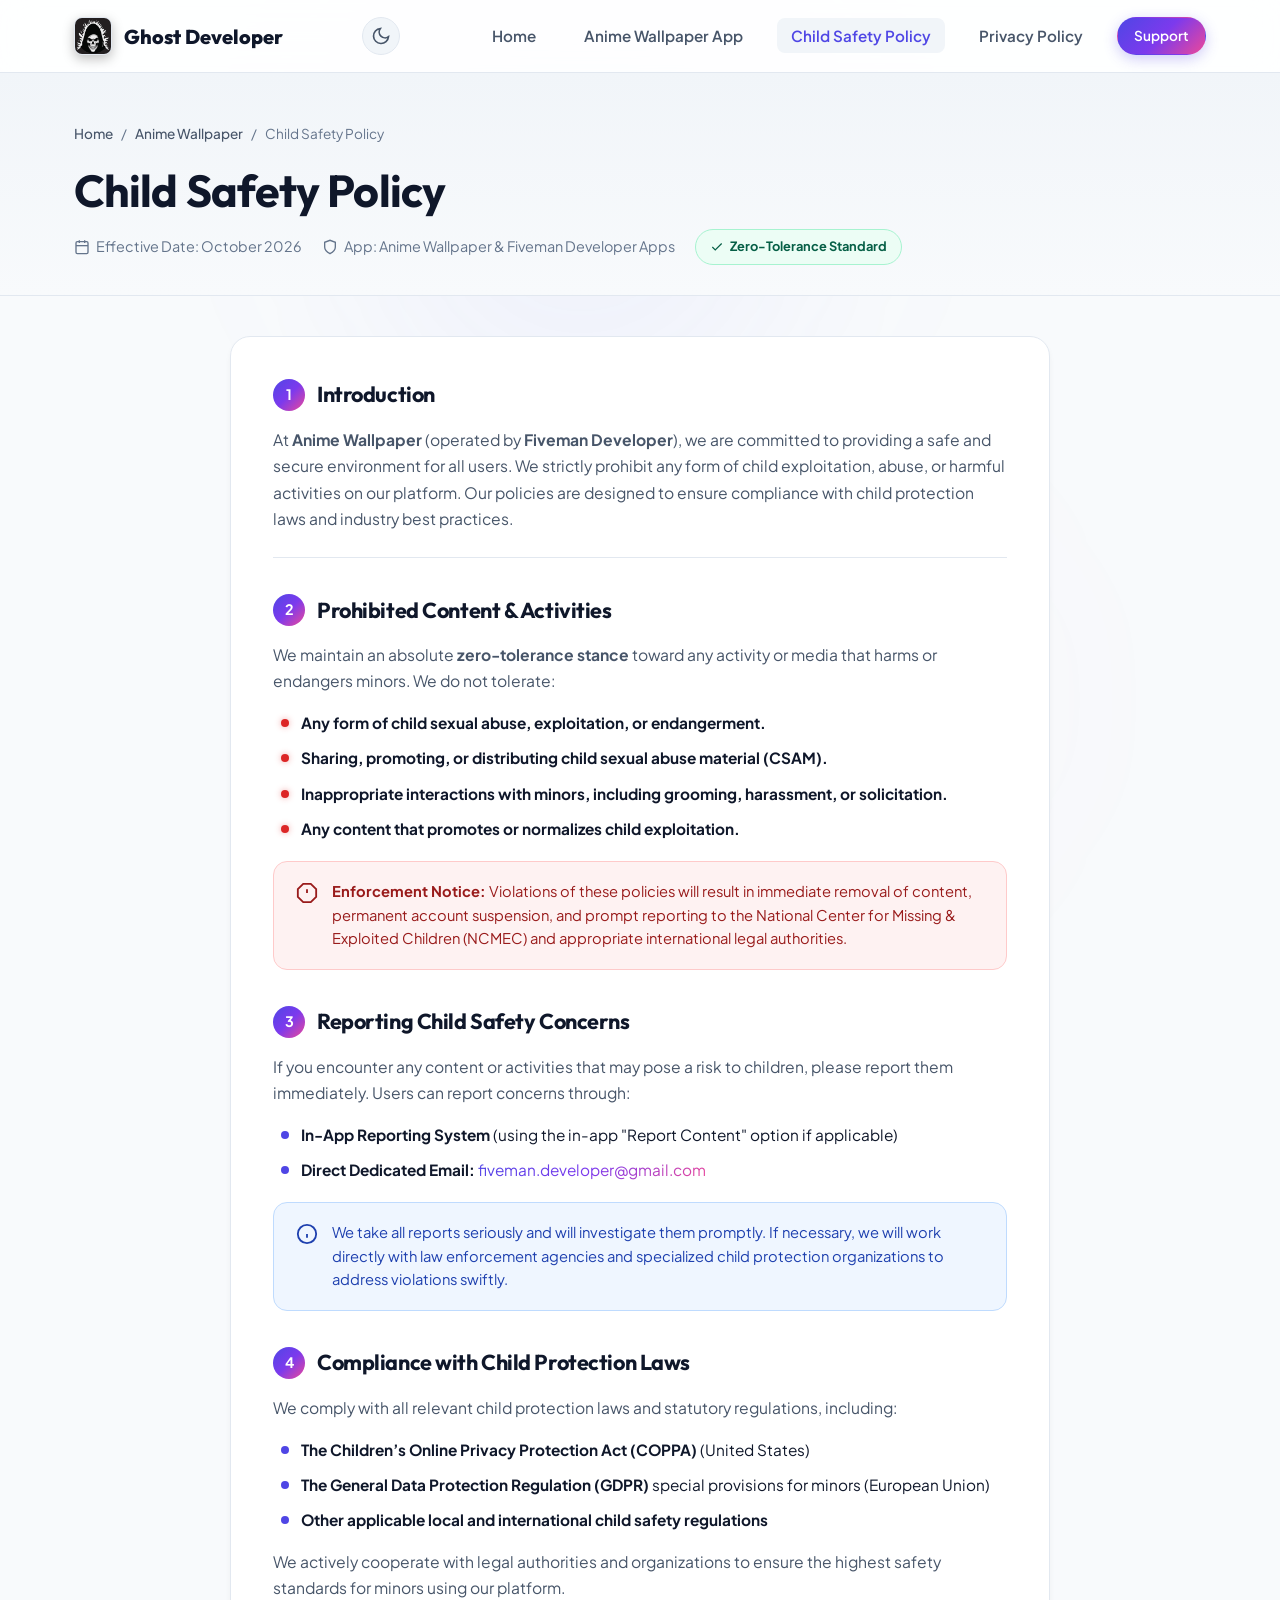
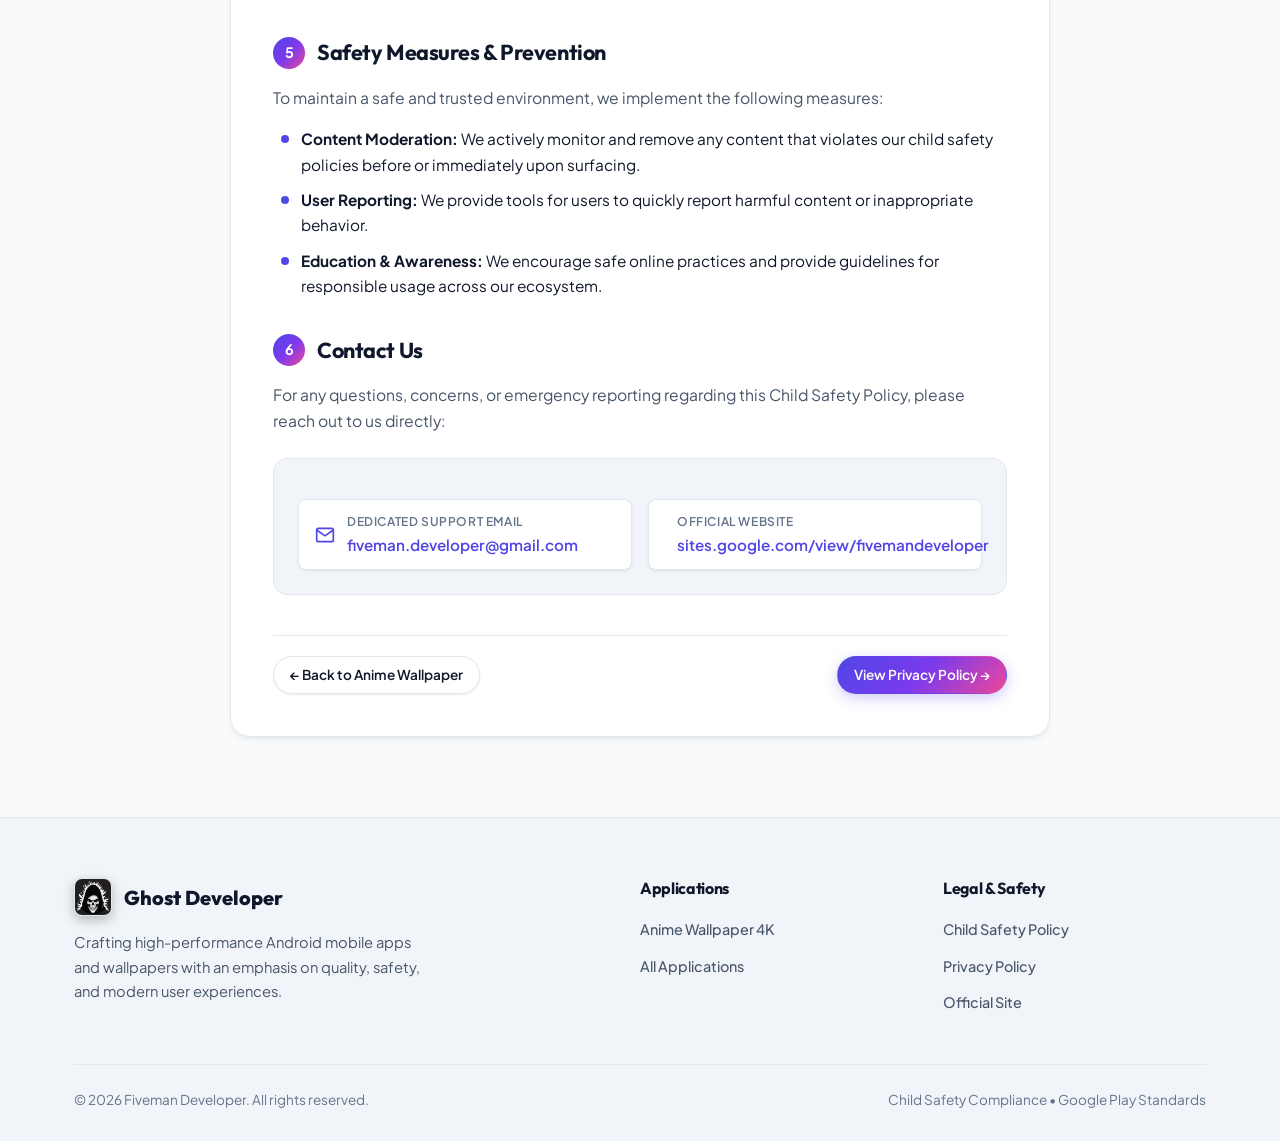
<file: child_safty.html>
<!DOCTYPE html>
<html lang="en">
<head>
  <meta charset="UTF-8">
  <meta name="viewport" content="width=device-width, initial-scale=1.0">
  <title>Child Safety Policy | Anime Wallpaper - Fiveman Developer</title>
  <meta name="description" content="Child Safety Policy for Anime Wallpaper and apps developed by Fiveman Developer. Strict zero tolerance for CSAM, child exploitation, and COPPA/GDPR compliance.">
  <meta name="keywords" content="Child Safety Policy, COPPA, GDPR, Anime Wallpaper, Fiveman Developer, Child Protection, CSAM Prevention">
  <link rel="stylesheet" href="./css/style.css">
  <link rel="icon" href="data:image/svg+xml,<svg xmlns='http://www.w3.org/2000/svg' viewBox='0 0 24 24' fill='%236366f1'><path d='M12 2L2 7l10 5 10-5-10-5zm0 9l2.5-1.25L12 8.5l-2.5 1.25L12 11zm0 2.5l-5-2.5-5 2.5 10 5 10-5-5-2.5-5 2.5z'/></svg>">
</head>
<body>

  <!-- Navigation -->
  <header class="navbar">
    <div class="container nav-container">
      <a href="./index.html" class="brand-logo" id="homeLogoLink">
        <div class="brand-icon">
          <img src="./assets/logo.png" alt="Ghost Developer Logo" class="brand-logo-img">
        </div>
        <span>Ghost Developer</span>
      </a>

      <div class="nav-actions">
        <button class="theme-toggle-btn" aria-label="Toggle theme" title="Toggle light/dark theme">
          <svg width="20" height="20" viewBox="0 0 24 24" fill="none" stroke="currentColor" stroke-width="2">
            <path d="M21 12.79A9 9 0 1 1 11.21 3 7 7 0 0 0 21 12.79z"/>
          </svg>
        </button>
        <button class="mobile-toggle" id="mobileToggle" aria-label="Toggle navigation">
          <svg width="24" height="24" fill="none" stroke="currentColor" stroke-width="2">
            <path d="M4 6h16M4 12h16M4 18h16"/>
          </svg>
        </button>
      </div>

      <ul class="nav-links" id="navLinks">
        <li><a href="./index.html" class="nav-link">Home</a></li>
        <li><a href="./anime_wallpaper.html" class="nav-link">Anime Wallpaper App</a></li>
        <li><a href="./child_safty.html" class="nav-link active">Child Safety Policy</a></li>
        <li><a href="./privacy_policy.html" class="nav-link">Privacy Policy</a></li>
        <li>
          <a href="mailto:fiveman.developer@gmail.com" class="btn btn-primary btn-sm">Support</a>
        </li>
      </ul>
    </div>
  </header>

  <!-- Header Banner -->
  <div class="policy-page-header">
    <div class="container">
      <div class="breadcrumbs">
        <a href="./index.html">Home</a>
        <span>/</span>
        <a href="./anime_wallpaper.html">Anime Wallpaper</a>
        <span>/</span>
        <span>Child Safety Policy</span>
      </div>
      <h1 class="policy-title">Child Safety Policy</h1>
      <div class="policy-meta">
        <div class="policy-meta-item">
          <svg width="16" height="16" viewBox="0 0 24 24" fill="none" stroke="currentColor" stroke-width="2">
            <rect x="3" y="4" width="18" height="18" rx="2" ry="2"/>
            <line x1="16" y1="2" x2="16" y2="6"/>
            <line x1="8" y1="2" x2="8" y2="6"/>
            <line x1="3" y1="10" x2="21" y2="10"/>
          </svg>
          <span>Effective Date: October 2026</span>
        </div>
        <div class="policy-meta-item">
          <svg width="16" height="16" viewBox="0 0 24 24" fill="none" stroke="currentColor" stroke-width="2">
            <path d="M12 22s8-4 8-10V5l-8-3-8 3v7c0 6 8 10 8 10z"/>
          </svg>
          <span>App: Anime Wallpaper & Fiveman Developer Apps</span>
        </div>
        <div class="safety-badge">
          <svg width="14" height="14" viewBox="0 0 24 24" fill="none" stroke="currentColor" stroke-width="2">
            <polyline points="20 6 9 17 4 12"/>
          </svg>
          <span>Zero-Tolerance Standard</span>
        </div>
      </div>
    </div>
  </div>

  <!-- Document Body -->
  <main class="container policy-container">
    <article class="policy-card">
      
      <!-- Section 1 -->
      <section class="policy-section" id="section-introduction">
        <div class="policy-section-header">
          <span class="policy-number">1</span>
          <h2>Introduction</h2>
        </div>
        <p class="policy-intro">
          At <strong>Anime Wallpaper</strong> (operated by <strong>Fiveman Developer</strong>), we are committed to providing a safe and secure environment for all users. We strictly prohibit any form of child exploitation, abuse, or harmful activities on our platform. Our policies are designed to ensure compliance with child protection laws and industry best practices.
        </p>
      </section>

      <!-- Section 2 -->
      <section class="policy-section" id="section-prohibited">
        <div class="policy-section-header">
          <span class="policy-number">2</span>
          <h2>Prohibited Content &amp; Activities</h2>
        </div>
        <p>We maintain an absolute <strong>zero-tolerance stance</strong> toward any activity or media that harms or endangers minors. We do not tolerate:</p>
        
        <ul class="policy-list prohibited">
          <li><strong>Any form of child sexual abuse, exploitation, or endangerment.</strong></li>
          <li><strong>Sharing, promoting, or distributing child sexual abuse material (CSAM).</strong></li>
          <li><strong>Inappropriate interactions with minors, including grooming, harassment, or solicitation.</strong></li>
          <li><strong>Any content that promotes or normalizes child exploitation.</strong></li>
        </ul>

        <div class="alert-box alert-danger">
          <svg viewBox="0 0 24 24" fill="none" stroke="currentColor" stroke-width="2">
            <polygon points="7.86 2 16.14 2 22 7.86 22 16.14 16.14 22 7.86 22 2 16.14 2 7.86 7.86 2"/>
            <line x1="12" y1="8" x2="12" y2="12"/>
            <line x1="12" y1="16" x2="12.01" y2="16"/>
          </svg>
          <div>
            <strong>Enforcement Notice:</strong> Violations of these policies will result in immediate removal of content, permanent account suspension, and prompt reporting to the National Center for Missing &amp; Exploited Children (NCMEC) and appropriate international legal authorities.
          </div>
        </div>
      </section>

      <!-- Section 3 -->
      <section class="policy-section" id="section-reporting">
        <div class="policy-section-header">
          <span class="policy-number">3</span>
          <h2>Reporting Child Safety Concerns</h2>
        </div>
        <p>
          If you encounter any content or activities that may pose a risk to children, please report them immediately. Users can report concerns through:
        </p>

        <ul class="policy-list">
          <li><strong>In-App Reporting System</strong> (using the in-app "Report Content" option if applicable)</li>
          <li><strong>Direct Dedicated Email:</strong> <a href="mailto:fiveman.developer@gmail.com" class="gradient-text font-bold">fiveman.developer@gmail.com</a></li>
        </ul>

        <div class="alert-box alert-info">
          <svg viewBox="0 0 24 24" fill="none" stroke="currentColor" stroke-width="2">
            <circle cx="12" cy="12" r="10"/>
            <line x1="12" y1="16" x2="12" y2="12"/>
            <line x1="12" y1="8" x2="12.01" y2="8"/>
          </svg>
          <div>
            We take all reports seriously and will investigate them promptly. If necessary, we will work directly with law enforcement agencies and specialized child protection organizations to address violations swiftly.
          </div>
        </div>
      </section>

      <!-- Section 4 -->
      <section class="policy-section" id="section-compliance">
        <div class="policy-section-header">
          <span class="policy-number">4</span>
          <h2>Compliance with Child Protection Laws</h2>
        </div>
        <p>We comply with all relevant child protection laws and statutory regulations, including:</p>
        
        <ul class="policy-list">
          <li><strong>The Children’s Online Privacy Protection Act (COPPA)</strong> (United States)</li>
          <li><strong>The General Data Protection Regulation (GDPR)</strong> special provisions for minors (European Union)</li>
          <li><strong>Other applicable local and international child safety regulations</strong></li>
        </ul>
        <p>
          We actively cooperate with legal authorities and organizations to ensure the highest safety standards for minors using our platform.
        </p>
      </section>

      <!-- Section 5 -->
      <section class="policy-section" id="section-safety-measures">
        <div class="policy-section-header">
          <span class="policy-number">5</span>
          <h2>Safety Measures &amp; Prevention</h2>
        </div>
        <p>To maintain a safe and trusted environment, we implement the following measures:</p>

        <ul class="policy-list">
          <li><strong>Content Moderation:</strong> We actively monitor and remove any content that violates our child safety policies before or immediately upon surfacing.</li>
          <li><strong>User Reporting:</strong> We provide tools for users to quickly report harmful content or inappropriate behavior.</li>
          <li><strong>Education &amp; Awareness:</strong> We encourage safe online practices and provide guidelines for responsible usage across our ecosystem.</li>
        </ul>
      </section>

      <!-- Section 6 -->
      <section class="policy-section" id="section-contact">
        <div class="policy-section-header">
          <span class="policy-number">6</span>
          <h2>Contact Us</h2>
        </div>
        <p>
          For any questions, concerns, or emergency reporting regarding this Child Safety Policy, please reach out to us directly:
        </p>

        <div class="contact-card">
          <div class="contact-info-grid">
            <div class="contact-item">
              <svg viewBox="0 0 24 24" fill="none" stroke="currentColor" stroke-width="2">
                <path d="M4 4h16c1.1 0 2 .9 2 2v12c0 1.1-.9 2-2 2H4c-1.1 0-2-.9-2-2V6c0-1.1.9-2 2-2z"/>
                <polyline points="22,6 12,13 2,6"/>
              </svg>
              <div>
                <span class="label">Dedicated Support Email</span>
                <a href="mailto:fiveman.developer@gmail.com">fiveman.developer@gmail.com</a>
              </div>
            </div>

            <div class="contact-item">
              <svg viewBox="0 0 24 24" fill="none" stroke="currentColor" stroke-width="2">
                <circle cx="12" cy="12" r="10"/>
                <line x1="2" y1="12" x2="22" y2="12"/>
                <path d="M12 2a15.3 15.3 0 0 1 4 10 15.3 15.3 0 0 1-4 10 15.3 15.3 0 0 1-4-10 15.3 15.3 0 0 1 4-10z"/>
              </svg>
              <div>
                <span class="label">Official Website</span>
                <a href="https://sites.google.com/view/fivemandeveloper" target="_blank" rel="noopener noreferrer">sites.google.com/view/fivemandeveloper</a>
              </div>
            </div>
          </div>
        </div>
      </section>

      <!-- Back / Cross links -->
      <div style="margin-top: 40px; padding-top: 20px; border-top: 1px solid var(--border-subtle); display: flex; justify-content: space-between; flex-wrap: wrap; gap: 14px;">
        <a href="./anime_wallpaper.html" class="btn btn-outline btn-sm">
          &larr; Back to Anime Wallpaper
        </a>
        <a href="./privacy_policy.html" class="btn btn-primary btn-sm">
          View Privacy Policy &rarr;
        </a>
      </div>

    </article>
  </main>

  <!-- Footer -->
  <footer class="footer">
    <div class="container">
      <div class="footer-grid">
        <div class="footer-brand">
          <div class="brand-logo">
            <div class="brand-icon">
              <img src="./assets/logo.png" alt="Ghost Developer Logo" class="brand-logo-img">
            </div>
            <span>Ghost Developer</span>
          </div>
          <p>
            Crafting high-performance Android mobile apps and wallpapers with an emphasis on quality, safety, and modern user experiences.
          </p>
        </div>

        <div class="footer-col">
          <h5>Applications</h5>
          <ul class="footer-links">
            <li><a href="./anime_wallpaper.html">Anime Wallpaper 4K</a></li>
            <li><a href="./index.html#featured-apps">All Applications</a></li>
          </ul>
        </div>

        <div class="footer-col">
          <h5>Legal &amp; Safety</h5>
          <ul class="footer-links">
            <li><a href="./child_safty.html">Child Safety Policy</a></li>
            <li><a href="./privacy_policy.html">Privacy Policy</a></li>
            <li><a href="https://sites.google.com/view/fivemandeveloper" target="_blank" rel="noopener noreferrer">Official Site</a></li>
          </ul>
        </div>
      </div>

      <div class="footer-bottom">
        <span>&copy; <span class="current-year">2026</span> Fiveman Developer. All rights reserved.</span>
        <span>Child Safety Compliance &bull; Google Play Standards</span>
      </div>
    </div>
  </footer>

  <script src="./js/main.js"></script>
</body>
</html>
</file>
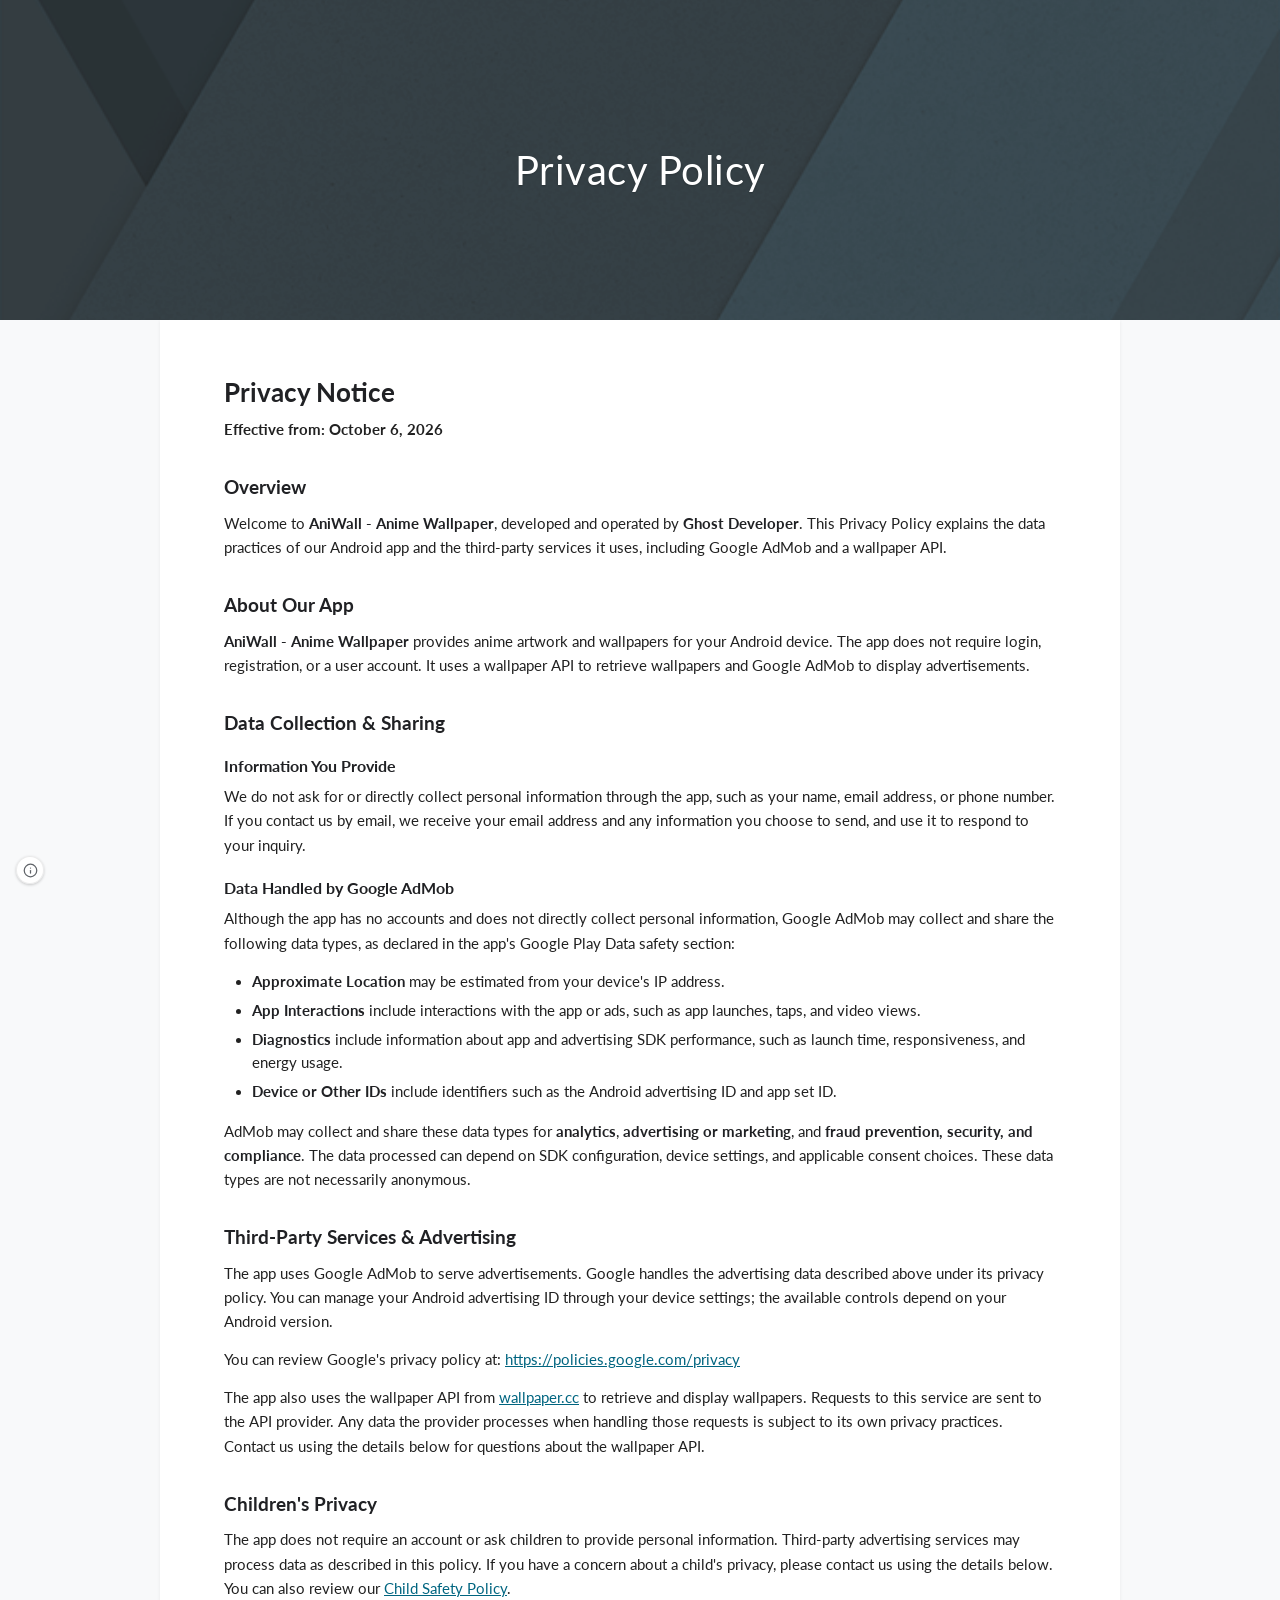
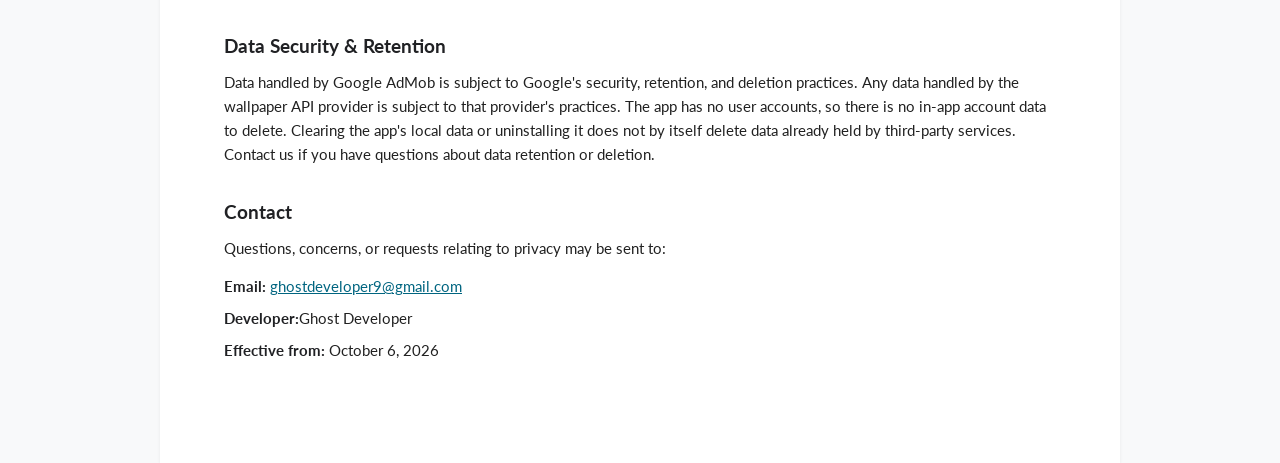
<file: privacy_policy.html>
<!DOCTYPE html>
<html lang="en">

<head>
  <meta charset="UTF-8">
  <meta name="viewport" content="width=device-width, initial-scale=1.0">
  <title>Privacy Policy | AniWall - Anime Wallpaper</title>
  <meta name="description"
    content="Privacy Policy for AniWall - Anime Wallpaper application developed by Dev Chetan (Ghost Developer).">
  <meta name="keywords"
    content="Privacy Policy, AniWall, Anime Wallpaper, Ghost Developer, Dev Chetan, Android Wallpaper App, Google Play Policy">
  <link rel="stylesheet" href="./css/google-sites-theme.css">
  <link rel="icon"
    href="data:image/svg+xml,<svg xmlns='http://www.w3.org/2000/svg' viewBox='0 0 24 24' fill='%23226e93'><path d='M12 2L2 7l10 5 10-5-10-5zm0 9l2.5-1.25L12 8.5l-2.5 1.25L12 11zm0 2.5l-5-2.5-5 2.5 10 5 10-5-5-2.5-5 2.5z'/></svg>">
</head>

<body>

  <!-- Google Sites Top Navigation
  <nav class="sites-navbar">
    <div class="sites-navbar-inner">
      <a href="./index.html" class="sites-brand">
        <svg width="20" height="20" viewBox="0 0 24 24" fill="none" stroke="currentColor" stroke-width="2" stroke-linecap="round" stroke-linejoin="round">
          <rect x="5" y="2" width="14" height="20" rx="2" ry="2"/>
          <line x1="12" y1="18" x2="12.01" y2="18"/>
        </svg>
        <span>Dev Chetan</span>
      </a>
      <ul class="sites-nav-links">
        <li><a href="./index.html">Home</a></li>
        <li><a href="./anime_wallpaper.html">AniWall - Anime Wallpaper</a></li>
        <li><a href="./child_safty.html">Child Safety</a></li>
        <li><a href="./privacy_policy.html" class="active">Privacy Policy</a></li>
      </ul>
    </div>
  </nav> -->

  <!-- Google Sites Header Hero Banner -->
  <header class="sites-header-banner">
    <div class="sites-header-content">
      <h1 class="sites-header-title">Privacy Policy</h1>
    </div>
  </header>

  <!-- Google Sites Main Document Canvas -->
  <main class="sites-main-container">
    <h1 class="sites-doc-title">Privacy Notice</h1>
    <p class="sites-doc-effective">Effective from: October 6, 2026</p>

    <!-- Overview -->
    <section>
      <h2 class="sites-section-title">Overview</h2>
      <p>
        Welcome to <strong>AniWall - Anime Wallpaper</strong>, developed and operated by <strong>Ghost
          Developer</strong>. This Privacy Policy explains the data practices of our Android app and the third-party
        services it uses, including Google AdMob and a wallpaper API.
      </p>
    </section>

    <!-- About Our App -->
    <section>
      <h2 class="sites-section-title">About Our App</h2>
      <p>
        <strong>AniWall - Anime Wallpaper</strong> provides anime artwork and wallpapers for your Android device. The
        app does
        not require login, registration, or a user account. It uses a wallpaper API to retrieve wallpapers and
        Google AdMob to display advertisements.
      </p>
    </section>

    <!-- Data Collection & Sharing -->
    <section>
      <h2 class="sites-section-title">Data Collection &amp; Sharing</h2>
      <h3 class="sites-subsection-title">Information You Provide</h3>
      <p>
        We do not ask for or directly collect personal information through the app, such as your name, email
        address, or phone number. If you contact us by email, we receive your email address and any information you
        choose to send, and use it to respond to your inquiry.
      </p>

      <h3 class="sites-subsection-title">Data Handled by Google AdMob</h3>
      <p>
        Although the app has no accounts and does not directly collect personal information, Google AdMob may
        collect and share the following data types, as declared in the app's Google Play Data safety section:
      </p>
      <ul>
        <li><strong>Approximate Location</strong> may be estimated from your device's IP address.</li>
        <li><strong>App Interactions</strong> include interactions with the app or ads, such as app launches, taps, and
          video views.</li>
        <li><strong>Diagnostics</strong> include information about app and advertising SDK performance, such as launch
          time, responsiveness, and energy usage.</li>
        <li><strong>Device or Other IDs</strong> include identifiers such as the Android advertising ID and app set ID.
        </li>
      </ul>
      <p>
        AdMob may collect and share these data types for <strong>analytics</strong>, <strong>advertising or
          marketing</strong>, and <strong>fraud prevention, security, and compliance</strong>. The data processed can
        depend on SDK configuration, device settings, and applicable consent choices. These data types are not
        necessarily anonymous.
      </p>
    </section>

    <!-- Third-Party Services & Advertising -->
    <section>
      <h2 class="sites-section-title">Third-Party Services &amp; Advertising</h2>
      <p>
        The app uses Google AdMob to serve advertisements. Google handles the advertising data described above
        under its privacy policy. You can manage your Android advertising ID through your device settings; the
        available controls depend on your Android version.
      </p>
      <p>
        You can review Google's privacy policy at:
        <a href="https://policies.google.com/privacy" target="_blank"
          rel="noopener noreferrer">https://policies.google.com/privacy</a>
      </p>
      <p>
        The app also uses the wallpaper API from
        <a href="https://wallpaper.cc/" target="_blank" rel="noopener noreferrer">wallpaper.cc</a> to retrieve and
        display wallpapers. Requests to this service are sent to the API provider. Any data the provider processes
        when handling those requests is subject to its own privacy practices. Contact us using the details below
        for questions about the wallpaper API.
      </p>
    </section>

    <!-- Children's Privacy -->
    <section>
      <h2 class="sites-section-title">Children's Privacy</h2>
      <p>
        The app does not require an account or ask children to provide personal information. Third-party
        advertising services may process data as described in this policy. If you have a concern about a child's
        privacy, please contact us using the details below. You can also review our
        <a href="./child_safty.html">Child Safety Policy</a>.
      </p>
    </section>

    <!-- Data Security & Retention -->
    <section>
      <h2 class="sites-section-title">Data Security &amp; Retention</h2>
      <p>
        Data handled by Google AdMob is subject to Google's security, retention, and deletion practices. Any data
        handled by the wallpaper API provider is subject to that provider's practices. The app has no user
        accounts, so there is no in-app account data to delete. Clearing the app's local data or uninstalling it
        does not by itself delete data already held by third-party services. Contact us if you have questions
        about data retention or deletion.
      </p>
    </section>

    <!-- Contact -->
    <section>
      <h2 class="sites-section-title">Contact</h2>
      <p>
        Questions, concerns, or requests relating to privacy may be sent to:
      </p>
      <div class="sites-contact-list">
        <p><strong>Email:</strong> <a href="mailto:ghostdeveloper9@gmail.com">ghostdeveloper9@gmail.com</a></p>
        <p><strong>Developer:</strong>Ghost Developer</p>
        <p><strong>Effective from:</strong> October 6, 2026</p>
      </div>
    </section>
  </main>

  <!-- Google Sites Footer -->
  <!-- <footer class="sites-footer">
    <div class="sites-footer-inner">
      <p>&copy; 2026 Dev Chetan (Ghost Developer) &bull; AniWall - Anime Wallpaper</p>
      <div class="sites-footer-links">
        <a href="./index.html">Home</a>
        <a href="./anime_wallpaper.html">AniWall - Anime Wallpaper</a>
        <a href="./child_safty.html">Child Safety Policy</a>
        <a href="./privacy_policy.html">Privacy Policy</a>
      </div>
    </div>
  </footer> -->

  <!-- Google Sites Info Badge -->
  <div class="sites-info-badge" title="Site Information" aria-label="Site Information">
    <svg width="15" height="15" viewBox="0 0 24 24" fill="none" stroke="currentColor" stroke-width="2"
      stroke-linecap="round" stroke-linejoin="round">
      <circle cx="12" cy="12" r="10"></circle>
      <line x1="12" y1="16" x2="12" y2="12"></line>
      <line x1="12" y1="8" x2="12.01" y2="8"></line>
    </svg>
  </div>

</body>

</html>
</file>
<file: css/style.css>
/* ==========================================================================
   Fiveman Developer - Modern App Portfolio & Policy Portal
   Light Theme Edition (with optional Dark Mode toggle)
   Designed for GitHub Pages Deployment
   ========================================================================== */

@import url('https://fonts.googleapis.com/css2?family=Outfit:wght@400;500;600;700;800&family=Plus+Jakarta+Sans:wght@400;500;600;700&display=swap');

:root {
  /* Default: Modern Premium Light Theme */
  --bg-main: #f8fafc;
  --bg-card: #ffffff;
  --bg-card-hover: #ffffff;
  --bg-glass: rgba(255, 255, 255, 0.85);
  --bg-subtle: #f1f5f9;
  --bg-input: #f8fafc;

  --border-subtle: #e2e8f0;
  --border-card: #e2e8f0;
  --border-glow: rgba(99, 102, 241, 0.35);

  --text-primary: #0f172a;
  --text-secondary: #475569;
  --text-muted: #64748b;
  --text-heading: #0f172a;
  --text-white: #ffffff;

  --primary: #4f46e5;
  --primary-light: #6366f1;
  --primary-dark: #3730a3;
  --primary-gradient: linear-gradient(135deg, #4f46e5 0%, #7c3aed 50%, #ec4899 100%);
  --cyan-gradient: linear-gradient(135deg, #0284c7 0%, #2563eb 100%);

  --danger: #dc2626;
  --danger-bg: #fef2f2;
  --danger-border: #fecaca;
  --danger-text: #991b1b;

  --warning: #d97706;
  --warning-bg: #fffbeb;
  --warning-border: #fde68a;
  --warning-text: #92400e;

  --success: #059669;
  --success-bg: #ecfdf5;
  --success-border: #a7f3d0;
  --success-text: #065f46;

  --info-bg: #eff6ff;
  --info-border: #bfdbfe;
  --info-text: #1e40af;

  /* Typography */
  --font-heading: 'Outfit', sans-serif;
  --font-body: 'Plus Jakarta Sans', -apple-system, BlinkMacSystemFont, 'Segoe UI', Roboto, sans-serif;

  /* Shadows */
  --shadow-sm: 0 1px 3px rgba(0, 0, 0, 0.05), 0 1px 2px rgba(0, 0, 0, 0.03);
  --shadow-md: 0 4px 6px -1px rgba(0, 0, 0, 0.06), 0 2px 4px -2px rgba(0, 0, 0, 0.04);
  --shadow-lg: 0 16px 30px -4px rgba(15, 23, 42, 0.08), 0 6px 12px -2px rgba(15, 23, 42, 0.04);
  --glow-primary: 0 10px 25px -3px rgba(79, 70, 229, 0.18);

  /* Transitions & Radii */
  --transition: all 0.25s cubic-bezier(0.4, 0, 0.2, 1);
  --radius-sm: 8px;
  --radius-md: 14px;
  --radius-lg: 20px;
  --radius-full: 9999px;
}

/* Optional Dark Mode (via data-theme="dark") */
[data-theme="dark"] {
  --bg-main: #07090e;
  --bg-card: rgba(18, 24, 38, 0.85);
  --bg-card-hover: rgba(26, 34, 53, 0.95);
  --bg-glass: rgba(18, 24, 38, 0.85);
  --bg-subtle: #0f1523;
  --bg-input: #121826;

  --border-subtle: rgba(255, 255, 255, 0.08);
  --border-card: rgba(255, 255, 255, 0.08);
  --border-glow: rgba(99, 102, 241, 0.35);

  --text-primary: #f8fafc;
  --text-secondary: #94a3b8;
  --text-muted: #64748b;
  --text-heading: #ffffff;

  --primary: #6366f1;
  --primary-light: #818cf8;
  --primary-dark: #4f46e5;

  --danger: #ef4444;
  --danger-bg: rgba(239, 68, 68, 0.12);
  --danger-border: rgba(239, 68, 68, 0.3);
  --danger-text: #fca5a5;

  --warning: #f59e0b;
  --warning-bg: rgba(245, 158, 11, 0.12);
  --warning-border: rgba(245, 158, 11, 0.3);
  --warning-text: #fde68a;

  --success: #10b981;
  --success-bg: rgba(16, 185, 129, 0.12);
  --success-border: rgba(16, 185, 129, 0.3);
  --success-text: #6ee7b7;

  --info-bg: rgba(99, 102, 241, 0.1);
  --info-border: rgba(99, 102, 241, 0.25);
  --info-text: #c7d2fe;

  --shadow-sm: 0 4px 6px -1px rgba(0, 0, 0, 0.3);
  --shadow-lg: 0 20px 25px -5px rgba(0, 0, 0, 0.5);
  --glow-primary: 0 0 30px rgba(99, 102, 241, 0.25);
}

/* Base Styles */
* {
  box-sizing: border-box;
  margin: 0;
  padding: 0;
}

html {
  scroll-behavior: smooth;
}

body {
  font-family: var(--font-body);
  background-color: var(--bg-main);
  color: var(--text-primary);
  line-height: 1.65;
  min-height: 100vh;
  position: relative;
  overflow-x: hidden;
  -webkit-font-smoothing: antialiased;
  transition: background-color 0.3s ease, color 0.3s ease;
}

/* Soft Ambient Background Mesh */
body::before {
  content: '';
  position: fixed;
  top: -120px;
  left: 20%;
  width: 650px;
  height: 650px;
  background: radial-gradient(circle, rgba(99, 102, 241, 0.08) 0%, rgba(255, 255, 255, 0) 70%);
  filter: blur(80px);
  z-index: -1;
  pointer-events: none;
}

body::after {
  content: '';
  position: fixed;
  bottom: -100px;
  right: 15%;
  width: 600px;
  height: 600px;
  background: radial-gradient(circle, rgba(236, 72, 153, 0.06) 0%, rgba(255, 255, 255, 0) 70%);
  filter: blur(80px);
  z-index: -1;
  pointer-events: none;
}

/* Typography */
h1, h2, h3, h4, h5, h6 {
  font-family: var(--font-heading);
  font-weight: 700;
  line-height: 1.25;
  color: var(--text-heading);
  letter-spacing: -0.02em;
}

p {
  color: var(--text-secondary);
}

a {
  color: var(--primary);
  text-decoration: none;
  transition: var(--transition);
}

a:hover {
  color: var(--primary-dark);
}

.gradient-text {
  background: var(--primary-gradient);
  -webkit-background-clip: text;
  -webkit-text-fill-color: transparent;
  display: inline-block;
}

.container {
  width: 100%;
  max-width: 1180px;
  margin: 0 auto;
  padding: 0 24px;
}

/* Navigation Bar */
.navbar {
  position: sticky;
  top: 0;
  z-index: 100;
  backdrop-filter: blur(16px);
  -webkit-backdrop-filter: blur(16px);
  background: var(--bg-glass);
  border-bottom: 1px solid var(--border-subtle);
  transition: var(--transition);
}

.nav-container {
  display: flex;
  align-items: center;
  justify-content: space-between;
  height: 72px;
}

.brand-logo {
  display: flex;
  align-items: center;
  gap: 12px;
  font-family: var(--font-heading);
  font-weight: 800;
  font-size: 1.25rem;
  color: var(--text-heading);
}

.brand-icon {
  width: 38px;
  height: 38px;
  border-radius: var(--radius-sm);
  background: var(--bg-subtle, #0f1523);
  display: flex;
  align-items: center;
  justify-content: center;
  color: white;
  box-shadow: 0 4px 12px rgba(0, 0, 0, 0.25);
  overflow: hidden;
  flex-shrink: 0;
  border: 1px solid var(--border-subtle, rgba(255, 255, 255, 0.1));
  transition: transform 0.25s ease, box-shadow 0.25s ease;
}

.brand-logo:hover .brand-icon {
  transform: scale(1.05);
  box-shadow: 0 0 16px rgba(99, 102, 241, 0.45);
}

.brand-icon img,
.brand-logo-img {
  width: 100%;
  height: 100%;
  object-fit: cover;
  display: block;
}

.brand-icon svg {
  width: 22px;
  height: 22px;
}

.nav-links {
  display: flex;
  align-items: center;
  list-style: none;
  gap: 20px;
}

.nav-link {
  color: var(--text-secondary);
  font-weight: 600;
  font-size: 0.95rem;
  padding: 8px 14px;
  border-radius: var(--radius-sm);
  transition: var(--transition);
}

.nav-link:hover, .nav-link.active {
  color: var(--primary);
  background: var(--bg-subtle);
}

.nav-actions {
  display: flex;
  align-items: center;
  gap: 12px;
}

/* Theme Toggle Button */
.theme-toggle-btn {
  background: var(--bg-subtle);
  border: 1px solid var(--border-subtle);
  color: var(--text-secondary);
  width: 38px;
  height: 38px;
  border-radius: 50%;
  display: inline-flex;
  align-items: center;
  justify-content: center;
  cursor: pointer;
  transition: var(--transition);
}

.theme-toggle-btn:hover {
  color: var(--text-heading);
  border-color: var(--primary);
  transform: rotate(15deg);
}

/* Buttons */
.btn {
  display: inline-flex;
  align-items: center;
  justify-content: center;
  gap: 8px;
  font-family: var(--font-body);
  font-weight: 600;
  font-size: 0.95rem;
  padding: 10px 22px;
  border-radius: var(--radius-full);
  cursor: pointer;
  transition: var(--transition);
  border: 1px solid transparent;
  text-decoration: none;
}

.btn-primary {
  background: var(--primary-gradient);
  color: #ffffff !important;
  box-shadow: 0 4px 14px rgba(79, 70, 229, 0.28);
}

.btn-primary:hover {
  transform: translateY(-2px);
  box-shadow: 0 6px 20px rgba(79, 70, 229, 0.45);
  color: #ffffff;
}

.btn-outline {
  background: var(--bg-card);
  color: var(--text-primary);
  border: 1px solid var(--border-subtle);
  box-shadow: var(--shadow-sm);
}

.btn-outline:hover {
  background: var(--bg-subtle);
  border-color: #cbd5e1;
  color: var(--text-heading);
  transform: translateY(-2px);
}

.btn-sm {
  padding: 7px 16px;
  font-size: 0.85rem;
}

/* Mobile Menu Toggle */
.mobile-toggle {
  display: none;
  background: none;
  border: none;
  color: var(--text-primary);
  font-size: 1.5rem;
  cursor: pointer;
  padding: 6px;
}

/* Hero Section */
.hero-section {
  padding: 70px 0 50px;
  text-align: center;
  position: relative;
}

.badge-pill {
  display: inline-flex;
  align-items: center;
  gap: 8px;
  padding: 6px 16px;
  border-radius: var(--radius-full);
  background: #eef2ff;
  border: 1px solid #c7d2fe;
  color: #4338ca;
  font-size: 0.85rem;
  font-weight: 700;
  margin-bottom: 24px;
  letter-spacing: 0.03em;
}

.badge-dot {
  width: 8px;
  height: 8px;
  border-radius: 50%;
  background: #10b981;
  box-shadow: 0 0 8px #10b981;
}

.hero-title {
  font-size: clamp(2.4rem, 4.8vw, 4rem);
  font-weight: 800;
  max-width: 900px;
  margin: 0 auto 20px;
  line-height: 1.15;
}

.hero-subtitle {
  font-size: 1.15rem;
  max-width: 680px;
  margin: 0 auto 36px;
  color: var(--text-secondary);
}

.hero-cta {
  display: flex;
  align-items: center;
  justify-content: center;
  gap: 16px;
  flex-wrap: wrap;
  margin-bottom: 44px;
}

.hero-stats {
  display: grid;
  grid-template-columns: repeat(auto-fit, minmax(180px, 1fr));
  gap: 20px;
  max-width: 800px;
  margin: 40px auto 0;
  padding: 24px;
  background: var(--bg-card);
  border: 1px solid var(--border-subtle);
  border-radius: var(--radius-lg);
  box-shadow: var(--shadow-sm);
}

.stat-item {
  display: flex;
  flex-direction: column;
  align-items: center;
}

.stat-number {
  font-family: var(--font-heading);
  font-size: 1.85rem;
  font-weight: 800;
  color: var(--text-heading);
}

.stat-label {
  font-size: 0.85rem;
  color: var(--text-muted);
  font-weight: 500;
}

/* Section Header */
.section-header {
  text-align: center;
  max-width: 650px;
  margin: 0 auto 44px;
}

.section-tag {
  color: var(--primary);
  font-weight: 700;
  font-size: 0.85rem;
  text-transform: uppercase;
  letter-spacing: 0.08em;
  margin-bottom: 8px;
  display: block;
}

.section-title {
  font-size: clamp(1.8rem, 3.2vw, 2.5rem);
  margin-bottom: 12px;
}

/* Featured App Cards Grid */
.apps-grid {
  display: grid;
  grid-template-columns: repeat(auto-fit, minmax(340px, 1fr));
  gap: 28px;
  margin-bottom: 70px;
}

.app-card {
  background: var(--bg-card);
  border: 1px solid var(--border-subtle);
  border-radius: var(--radius-lg);
  padding: 30px;
  transition: var(--transition);
  display: flex;
  flex-direction: column;
  position: relative;
  overflow: hidden;
  box-shadow: var(--shadow-sm);
}

.app-card:hover {
  transform: translateY(-5px);
  border-color: #cbd5e1;
  box-shadow: var(--shadow-lg), var(--glow-primary);
}

.app-card.featured {
  border-color: #c7d2fe;
  background: linear-gradient(180deg, #ffffff 0%, #fbfcfe 100%);
}

.app-card.featured::before {
  content: 'FEATURED APP';
  position: absolute;
  top: 14px;
  right: -32px;
  background: var(--primary-gradient);
  color: white;
  font-size: 0.7rem;
  font-weight: 700;
  padding: 4px 34px;
  transform: rotate(45deg);
  letter-spacing: 0.05em;
  box-shadow: 0 2px 6px rgba(0,0,0,0.15);
}

.app-header {
  display: flex;
  align-items: center;
  gap: 18px;
  margin-bottom: 20px;
}

.app-icon {
  width: 68px;
  height: 68px;
  border-radius: var(--radius-md);
  display: flex;
  align-items: center;
  justify-content: center;
  flex-shrink: 0;
  box-shadow: 0 6px 16px rgba(0, 0, 0, 0.08);
}

.app-icon-anime {
  background: linear-gradient(135deg, #ec4899 0%, #8b5cf6 50%, #4f46e5 100%);
  color: white;
}

.app-title-group h3 {
  font-size: 1.35rem;
  margin-bottom: 4px;
}

.app-category {
  font-size: 0.85rem;
  color: var(--primary);
  font-weight: 600;
}

.app-description {
  font-size: 0.95rem;
  margin-bottom: 22px;
  flex-grow: 1;
}

.app-tags {
  display: flex;
  flex-wrap: wrap;
  gap: 8px;
  margin-bottom: 24px;
}

.app-tag {
  font-size: 0.75rem;
  font-weight: 600;
  padding: 4px 12px;
  background: var(--bg-subtle);
  border: 1px solid var(--border-subtle);
  border-radius: var(--radius-full);
  color: var(--text-secondary);
}

.app-actions {
  display: flex;
  align-items: center;
  gap: 12px;
  flex-wrap: wrap;
  padding-top: 18px;
  border-top: 1px solid var(--border-subtle);
}

.app-policy-links {
  display: flex;
  align-items: center;
  gap: 14px;
  font-size: 0.85rem;
  margin-top: 14px;
}

.app-policy-links a {
  color: var(--text-muted);
  font-weight: 500;
}

.app-policy-links a:hover {
  color: var(--primary);
  text-decoration: underline;
}

/* Feature Showcase */
.features-section {
  padding: 40px 0 70px;
}

.feature-cards {
  display: grid;
  grid-template-columns: repeat(auto-fit, minmax(280px, 1fr));
  gap: 24px;
}

.feature-box {
  background: var(--bg-card);
  border: 1px solid var(--border-subtle);
  border-radius: var(--radius-md);
  padding: 26px;
  box-shadow: var(--shadow-sm);
  transition: var(--transition);
}

.feature-box:hover {
  transform: translateY(-4px);
  border-color: #cbd5e1;
  box-shadow: var(--shadow-md);
}

.feature-icon-wrap {
  width: 48px;
  height: 48px;
  border-radius: var(--radius-sm);
  background: #eef2ff;
  color: var(--primary);
  display: flex;
  align-items: center;
  justify-content: center;
  margin-bottom: 18px;
}

.feature-box h4 {
  font-size: 1.15rem;
  margin-bottom: 10px;
}

.feature-box p {
  font-size: 0.92rem;
}

/* Compliance Banner */
.compliance-banner {
  background: linear-gradient(135deg, #eef2ff 0%, #f5f3ff 50%, #eff6ff 100%);
  border: 1px solid #c7d2fe;
  border-radius: var(--radius-lg);
  padding: 40px;
  margin-bottom: 70px;
  position: relative;
  box-shadow: var(--shadow-sm);
}

.compliance-content {
  display: flex;
  align-items: center;
  justify-content: space-between;
  gap: 32px;
  flex-wrap: wrap;
}

.compliance-text {
  max-width: 680px;
}

.compliance-text h3 {
  font-size: 1.6rem;
  margin-bottom: 10px;
  color: #1e1b4b;
}

.compliance-text p {
  margin-bottom: 14px;
  color: #334155;
}

.compliance-badges {
  display: flex;
  gap: 10px;
  flex-wrap: wrap;
}

.safety-badge {
  display: inline-flex;
  align-items: center;
  gap: 6px;
  background: var(--success-bg);
  color: var(--success-text);
  border: 1px solid var(--success-border);
  padding: 6px 14px;
  border-radius: var(--radius-full);
  font-size: 0.8rem;
  font-weight: 700;
}

/* Legal & Policy Page Styles */
.policy-page-header {
  padding: 50px 0 30px;
  border-bottom: 1px solid var(--border-subtle);
  background: linear-gradient(180deg, #f1f5f9 0%, var(--bg-main) 100%);
}

.breadcrumbs {
  display: flex;
  align-items: center;
  gap: 8px;
  font-size: 0.85rem;
  color: var(--text-muted);
  margin-bottom: 18px;
}

.breadcrumbs a {
  color: var(--text-secondary);
  font-weight: 500;
}

.breadcrumbs a:hover {
  color: var(--primary);
}

.policy-title {
  font-size: clamp(2rem, 3.8vw, 2.8rem);
  margin-bottom: 10px;
}

.policy-meta {
  display: flex;
  align-items: center;
  gap: 20px;
  color: var(--text-muted);
  font-size: 0.9rem;
  flex-wrap: wrap;
}

.policy-meta-item {
  display: flex;
  align-items: center;
  gap: 6px;
}

.policy-container {
  max-width: 860px;
  margin: 40px auto 80px;
  padding: 0 20px;
}

.policy-card {
  background: var(--bg-card);
  border: 1px solid var(--border-subtle);
  border-radius: var(--radius-lg);
  padding: 42px;
  box-shadow: var(--shadow-md);
}

.policy-intro {
  font-size: 1.05rem;
  line-height: 1.7;
  color: var(--text-primary);
  margin-bottom: 32px;
  padding-bottom: 24px;
  border-bottom: 1px solid var(--border-subtle);
}

.policy-section {
  margin-bottom: 36px;
}

.policy-section-header {
  display: flex;
  align-items: center;
  gap: 12px;
  margin-bottom: 16px;
}

.policy-number {
  width: 32px;
  height: 32px;
  border-radius: 50%;
  background: var(--primary-gradient);
  color: white;
  display: flex;
  align-items: center;
  justify-content: center;
  font-weight: 700;
  font-size: 0.9rem;
  flex-shrink: 0;
}

.policy-section h2 {
  font-size: 1.35rem;
}

.policy-section p {
  margin-bottom: 14px;
  font-size: 0.98rem;
  color: var(--text-secondary);
}

.policy-list {
  list-style: none;
  margin: 16px 0;
  display: flex;
  flex-direction: column;
  gap: 10px;
}

.policy-list li {
  position: relative;
  padding-left: 28px;
  color: var(--text-primary);
  font-size: 0.96rem;
}

.policy-list li::before {
  content: '';
  position: absolute;
  left: 8px;
  top: 9px;
  width: 8px;
  height: 8px;
  border-radius: 50%;
  background: var(--primary);
}

.policy-list.prohibited li::before {
  background: var(--danger);
  box-shadow: 0 0 6px rgba(220, 38, 38, 0.4);
}

.alert-box {
  border-radius: var(--radius-md);
  padding: 18px 22px;
  margin: 20px 0;
  display: flex;
  gap: 14px;
  align-items: flex-start;
  font-size: 0.92rem;
  line-height: 1.6;
}

.alert-danger {
  background: var(--danger-bg);
  border: 1px solid var(--danger-border);
  color: var(--danger-text);
}

.alert-warning {
  background: var(--warning-bg);
  border: 1px solid var(--warning-border);
  color: var(--warning-text);
}

.alert-info {
  background: var(--info-bg);
  border: 1px solid var(--info-border);
  color: var(--info-text);
}

.alert-box svg {
  width: 22px;
  height: 22px;
  flex-shrink: 0;
  margin-top: 2px;
}

.contact-card {
  background: var(--bg-subtle);
  border: 1px solid var(--border-subtle);
  border-radius: var(--radius-md);
  padding: 24px;
  margin-top: 24px;
}

.contact-info-grid {
  display: grid;
  grid-template-columns: repeat(auto-fit, minmax(240px, 1fr));
  gap: 16px;
  margin-top: 16px;
}

.contact-item {
  display: flex;
  align-items: center;
  gap: 12px;
  padding: 12px 16px;
  background: var(--bg-card);
  border: 1px solid var(--border-subtle);
  border-radius: var(--radius-sm);
  box-shadow: var(--shadow-sm);
}

.contact-item svg {
  color: var(--primary);
  width: 20px;
  height: 20px;
}

.contact-item div {
  display: flex;
  flex-direction: column;
}

.contact-item span.label {
  font-size: 0.75rem;
  color: var(--text-muted);
  text-transform: uppercase;
  letter-spacing: 0.05em;
  font-weight: 600;
}

.contact-item a {
  font-weight: 600;
  font-size: 0.95rem;
}

/* Anime Wallpaper Dedicated Page Styles */
.app-hero {
  padding: 50px 0 40px;
  position: relative;
}

.app-hero-grid {
  display: grid;
  grid-template-columns: 1.1fr 0.9fr;
  gap: 48px;
  align-items: center;
}

.app-showcase-visual {
  position: relative;
  display: flex;
  justify-content: center;
  align-items: center;
}

.phone-mockup-frame {
  width: 290px;
  height: 580px;
  background: #0f172a;
  border: 8px solid #1e293b;
  border-radius: 42px;
  box-shadow: 0 25px 50px -12px rgba(15, 23, 42, 0.35), 0 0 25px rgba(79, 70, 229, 0.2);
  position: relative;
  overflow: hidden;
  display: flex;
  flex-direction: column;
}

.phone-notch {
  width: 110px;
  height: 20px;
  background: #1e293b;
  border-radius: 0 0 14px 14px;
  position: absolute;
  top: 0;
  left: 50%;
  transform: translateX(-50%);
  z-index: 10;
}

.phone-screen {
  flex: 1;
  background: linear-gradient(180deg, #18112e 0%, #0d091a 100%);
  padding: 24px 16px 16px;
  display: flex;
  flex-direction: column;
  gap: 12px;
}

.phone-screen-header {
  display: flex;
  justify-content: space-between;
  align-items: center;
  font-size: 0.75rem;
  color: #94a3b8;
  padding: 8px 4px 4px;
}

.phone-preview-card {
  border-radius: 16px;
  height: 180px;
  background: linear-gradient(135deg, #a855f7 0%, #ec4899 50%, #f97316 100%);
  position: relative;
  overflow: hidden;
  box-shadow: 0 10px 15px -3px rgba(0,0,0,0.5);
  display: flex;
  flex-direction: column;
  justify-content: flex-end;
  padding: 14px;
}

.preview-tag {
  align-self: flex-start;
  margin-bottom: auto;
  font-size: 0.65rem;
  font-weight: 700;
  background: rgba(0,0,0,0.55);
  backdrop-filter: blur(4px);
  color: white;
  padding: 3px 8px;
  border-radius: 12px;
}

.preview-title {
  color: white;
  font-weight: 700;
  font-size: 0.95rem;
  text-shadow: 0 2px 4px rgba(0,0,0,0.6);
}

.phone-grid-preview {
  display: grid;
  grid-template-columns: 1fr 1fr;
  gap: 8px;
  flex: 1;
}

.small-preview-thumb {
  border-radius: 12px;
  background: #1e293b;
  position: relative;
  overflow: hidden;
  display: flex;
  align-items: center;
  justify-content: center;
}

.thumb-1 {
  background: linear-gradient(135deg, #3b82f6 0%, #06b6d4 100%);
}

.thumb-2 {
  background: linear-gradient(135deg, #8b5cf6 0%, #6366f1 100%);
}

.thumb-label {
  font-size: 0.7rem;
  font-weight: 600;
  color: white;
  background: rgba(0,0,0,0.45);
  padding: 2px 8px;
  border-radius: 10px;
}

.app-meta-tags {
  display: flex;
  gap: 12px;
  flex-wrap: wrap;
  margin: 16px 0 24px;
}

.app-spec-badge {
  display: flex;
  align-items: center;
  gap: 6px;
  font-size: 0.85rem;
  font-weight: 600;
  color: var(--text-primary);
  background: var(--bg-card);
  border: 1px solid var(--border-subtle);
  padding: 6px 14px;
  border-radius: var(--radius-sm);
  box-shadow: var(--shadow-sm);
}

/* Wallpaper Gallery Section */
.gallery-section {
  padding: 50px 0;
}

.category-chips {
  display: flex;
  gap: 10px;
  flex-wrap: wrap;
  justify-content: center;
  margin-bottom: 36px;
}

.category-chip {
  padding: 8px 18px;
  border-radius: var(--radius-full);
  background: var(--bg-card);
  border: 1px solid var(--border-subtle);
  color: var(--text-secondary);
  font-size: 0.9rem;
  font-weight: 600;
  cursor: pointer;
  transition: var(--transition);
  box-shadow: var(--shadow-sm);
}

.category-chip:hover, .category-chip.active {
  background: var(--primary-gradient);
  color: white;
  border-color: transparent;
  box-shadow: 0 4px 12px rgba(79, 70, 229, 0.3);
}

.wallpaper-cards-grid {
  display: grid;
  grid-template-columns: repeat(auto-fill, minmax(240px, 1fr));
  gap: 20px;
}

.wallpaper-card {
  border-radius: var(--radius-md);
  overflow: hidden;
  background: var(--bg-card);
  border: 1px solid var(--border-subtle);
  transition: var(--transition);
  position: relative;
  aspect-ratio: 9 / 16;
  display: flex;
  flex-direction: column;
  justify-content: flex-end;
  padding: 16px;
  box-shadow: var(--shadow-sm);
}

.wallpaper-card:hover {
  transform: translateY(-6px);
  box-shadow: var(--shadow-lg);
}

.card-bg-gradient-1 {
  background: linear-gradient(180deg, rgba(15, 23, 42, 0.2) 0%, rgba(15, 23, 42, 0.9) 100%),
              linear-gradient(135deg, #4f46e5 0%, #ec4899 50%, #06b6d4 100%);
}

.card-bg-gradient-2 {
  background: linear-gradient(180deg, rgba(15, 23, 42, 0.2) 0%, rgba(15, 23, 42, 0.9) 100%),
              linear-gradient(135deg, #10b981 0%, #3b82f6 50%, #9333ea 100%);
}

.card-bg-gradient-3 {
  background: linear-gradient(180deg, rgba(15, 23, 42, 0.2) 0%, rgba(15, 23, 42, 0.9) 100%),
              linear-gradient(135deg, #f59e0b 0%, #ef4444 60%, #831843 100%);
}

.card-bg-gradient-4 {
  background: linear-gradient(180deg, rgba(15, 23, 42, 0.2) 0%, rgba(15, 23, 42, 0.9) 100%),
              linear-gradient(135deg, #8b5cf6 0%, #3b82f6 50%, #ec4899 100%);
}

.wallpaper-badge {
  position: absolute;
  top: 14px;
  right: 14px;
  background: rgba(0,0,0,0.65);
  backdrop-filter: blur(8px);
  color: white;
  font-size: 0.7rem;
  font-weight: 700;
  padding: 4px 10px;
  border-radius: var(--radius-full);
  border: 1px solid rgba(255,255,255,0.15);
}

.wallpaper-card-info h4 {
  font-size: 1.1rem;
  margin-bottom: 4px;
  color: white;
}

.wallpaper-card-info p {
  font-size: 0.8rem;
  color: #cbd5e1;
}

/* Footer */
.footer {
  border-top: 1px solid var(--border-subtle);
  background: #f1f5f9;
  padding: 60px 0 30px;
  margin-top: 80px;
  transition: var(--transition);
}

[data-theme="dark"] .footer {
  background: #05070b;
}

.footer-grid {
  display: grid;
  grid-template-columns: 2fr 1fr 1fr;
  gap: 40px;
  margin-bottom: 48px;
}

.footer-brand p {
  max-width: 360px;
  margin-top: 14px;
  font-size: 0.92rem;
}

.footer-col h5 {
  font-size: 1rem;
  margin-bottom: 18px;
  color: var(--text-heading);
}

.footer-links {
  list-style: none;
  display: flex;
  flex-direction: column;
  gap: 10px;
}

.footer-links a {
  color: var(--text-secondary);
  font-size: 0.9rem;
  font-weight: 500;
}

.footer-links a:hover {
  color: var(--primary);
  transform: translateX(4px);
  display: inline-block;
}

.footer-bottom {
  padding-top: 24px;
  border-top: 1px solid var(--border-subtle);
  display: flex;
  align-items: center;
  justify-content: space-between;
  font-size: 0.85rem;
  color: var(--text-muted);
  flex-wrap: wrap;
  gap: 16px;
}

/* Toast Message */
.toast-notice {
  position: fixed;
  bottom: 24px;
  right: 24px;
  background: #0f172a;
  color: white;
  padding: 12px 20px;
  border-radius: var(--radius-md);
  box-shadow: 0 10px 25px rgba(0,0,0,0.2);
  display: flex;
  align-items: center;
  gap: 10px;
  font-size: 0.9rem;
  z-index: 1000;
  opacity: 0;
  transform: translateY(20px);
  transition: all 0.3s ease;
  pointer-events: none;
}

.toast-notice.show {
  opacity: 1;
  transform: translateY(0);
}

/* Responsive adjustments */
@media (max-width: 900px) {
  .app-hero-grid {
    grid-template-columns: 1fr;
    text-align: center;
  }
  .app-meta-tags {
    justify-content: center;
  }
  .app-showcase-visual {
    order: -1;
  }
  .footer-grid {
    grid-template-columns: 1fr 1fr;
  }
}

@media (max-width: 768px) {
  .nav-links {
    display: none;
    position: absolute;
    top: 72px;
    left: 0;
    width: 100%;
    background: var(--bg-card);
    flex-direction: column;
    padding: 24px;
    border-bottom: 1px solid var(--border-subtle);
    box-shadow: var(--shadow-lg);
    gap: 16px;
  }

  .nav-links.active {
    display: flex;
  }

  .mobile-toggle {
    display: block;
  }

  .policy-card {
    padding: 24px 18px;
  }

  .footer-grid {
    grid-template-columns: 1fr;
  }

  .compliance-content {
    flex-direction: column;
    align-items: flex-start;
  }
}
</file>
<file: css/google-sites-theme.css>
/* ==========================================================================
   Google Sites Aristotle / Simple Theme
   Designed for Dev Chetan (Chetan Salvi) - Privacy Policy
   ========================================================================== */

@import url('https://fonts.googleapis.com/css2?family=Lato:ital,wght@0,300;0,400;0,700;1,300;1,400&family=Google+Sans:wght@400;500;700&family=Roboto:wght@300;400;500;700&display=swap');

:root {
  --sites-bg-page: #f8f9fa;
  --sites-bg-card: #ffffff;
  --sites-header-color: rgba(34, 110, 147, 1);
  --sites-header-overlay: rgba(33, 33, 33, 0.4);
  --sites-text-title: #202124;
  --sites-text-body: rgba(33, 33, 33, 1);
  --sites-text-muted: #5f6368;
  --sites-link: rgba(0, 101, 128, 1);
  --sites-link-hover: #004557;
  --sites-font-family: 'Lato', 'Google Sans', Roboto, -apple-system, BlinkMacSystemFont, sans-serif;
  --sites-border-color: #dadce0;
}

*,
*::before,
*::after {
  box-sizing: border-box;
  margin: 0;
  padding: 0;
}

html {
  font-size: 16px;
  -webkit-font-smoothing: antialiased;
  -moz-osx-font-smoothing: grayscale;
  scroll-behavior: smooth;
  background-color: var(--sites-bg-page);
}

body {
  font-family: var(--sites-font-family);
  background-color: var(--sites-bg-page);
  color: var(--sites-text-body);
  line-height: 1.6667;
  margin: 0;
  padding: 0;
}

/* ==========================================================================
   Header Navigation Bar (Google Sites Style)
   ========================================================================== */
.sites-navbar {
  position: absolute;
  top: 0;
  left: 0;
  right: 0;
  z-index: 20;
  background: rgba(0, 0, 0, 0.15);
  backdrop-filter: blur(4px);
  -webkit-backdrop-filter: blur(4px);
  border-bottom: 1px solid rgba(255, 255, 255, 0.12);
}

.sites-navbar-inner {
  max-width: 1200px;
  margin: 0 auto;
  padding: 12px 24px;
  display: flex;
  align-items: center;
  justify-content: space-between;
}

.sites-brand {
  display: flex;
  align-items: center;
  gap: 10px;
  color: #ffffff;
  text-decoration: none;
  font-size: 17px;
  font-weight: 500;
  letter-spacing: 0.2px;
}

.sites-brand svg {
  display: block;
}

.sites-nav-links {
  display: flex;
  align-items: center;
  list-style: none;
  gap: 8px;
}

.sites-nav-links a {
  color: rgba(255, 255, 255, 0.9);
  text-decoration: none;
  font-size: 14px;
  font-weight: 400;
  padding: 8px 14px;
  border-radius: 4px;
  transition: background-color 0.15s ease, color 0.15s ease;
}

.sites-nav-links a:hover {
  background-color: rgba(255, 255, 255, 0.15);
  color: #ffffff;
  text-decoration: none;
}

.sites-nav-links a.active {
  background-color: rgba(255, 255, 255, 0.22);
  color: #ffffff;
  font-weight: 500;
}

/* ==========================================================================
   Header Hero Banner (Aristotle / Simple Theme)
   ========================================================================== */
.sites-header-banner {
  position: relative;
  min-height: 320px;
  display: flex;
  align-items: center;
  justify-content: center;
  text-align: center;
  background-color: var(--sites-header-color);
  background-image: url('../assets/simple-header-blended-small.png');
  background-size: cover;
  background-position: center center;
  background-repeat: no-repeat;
  padding: 80px 24px 60px 24px;
  overflow: hidden;
}

.sites-header-banner::before {
  content: "";
  position: absolute;
  top: 0;
  left: 0;
  right: 0;
  bottom: 0;
  background-color: var(--sites-header-overlay);
  display: block;
  z-index: 1;
}

.sites-header-content {
  position: relative;
  z-index: 2;
  max-width: 900px;
  margin: 0 auto;
}

.sites-header-title {
  color: #ffffff;
  font-family: var(--sites-font-family);
  font-size: 40px;
  font-weight: 400;
  letter-spacing: 0.5px;
  line-height: 1.2;
  margin: 0;
  text-shadow: 0 1px 2px rgba(0, 0, 0, 0.2);
}

/* ==========================================================================
   Main Content Container (Google Sites Canvas)
   ========================================================================== */
.sites-main-container {
  max-width: 960px;
  margin: 0 auto;
  background-color: var(--sites-bg-card);
  padding: 56px 64px 80px 64px;
  box-shadow: 0 1px 3px rgba(60, 64, 67, 0.08);
  min-height: 60vh;
}

/* Document Title (H1) */
.sites-doc-title {
  font-family: var(--sites-font-family);
  font-size: 26px;
  font-weight: 700;
  color: var(--sites-text-title);
  line-height: 1.3;
  margin-top: 0;
  margin-bottom: 8px;
  letter-spacing: normal;
}

/* Effective date line */
.sites-doc-effective {
  font-family: var(--sites-font-family);
  font-size: 14.5px;
  font-weight: 700;
  color: var(--sites-text-title);
  margin-top: 0;
  margin-bottom: 28px;
}

/* Section Headings (H2) */
.sites-section-title {
  font-family: var(--sites-font-family);
  font-size: 19px;
  font-weight: 700;
  color: var(--sites-text-title);
  line-height: 1.35;
  margin-top: 32px;
  margin-bottom: 12px;
}

/* Subheadings (H3) */
.sites-subsection-title {
  font-family: var(--sites-font-family);
  font-size: 15.5px;
  font-weight: 700;
  color: var(--sites-text-title);
  line-height: 1.4;
  margin-top: 20px;
  margin-bottom: 8px;
}

/* Paragraphs */
.sites-main-container p {
  font-family: var(--sites-font-family);
  font-size: 14.5px;
  line-height: 1.6667;
  color: var(--sites-text-body);
  margin-top: 0;
  margin-bottom: 14px;
}

.sites-main-container strong {
  font-weight: 700;
  color: var(--sites-text-title);
}

/* Unordered Lists */
.sites-main-container ul {
  margin: 10px 0 16px 0;
  padding-left: 28px;
  list-style-type: disc;
}

.sites-main-container li {
  font-family: var(--sites-font-family);
  font-size: 14.5px;
  line-height: 1.6;
  color: var(--sites-text-body);
  margin-bottom: 6px;
}

.sites-main-container li:last-child {
  margin-bottom: 0;
}

/* Links */
.sites-main-container a,
.sites-footer a {
  color: var(--sites-link);
  text-decoration: underline;
  word-break: break-word;
  transition: color 0.15s ease;
}

.sites-main-container a:hover,
.sites-footer a:hover {
  color: var(--sites-link-hover);
}

.sites-main-container a:visited {
  color: var(--sites-link);
}

/* Contact Details Block */
.sites-contact-list {
  margin: 12px 0 20px 0;
}

.sites-contact-list p {
  margin-bottom: 8px;
}

/* ==========================================================================
   Google Sites Bottom Info / Footer
   ========================================================================== */
.sites-footer {
  border-top: 1px solid var(--sites-border-color);
  background-color: var(--sites-bg-page);
  padding: 32px 24px;
  text-align: center;
  font-size: 13.5px;
  color: var(--sites-text-muted);
}

.sites-footer-inner {
  max-width: 960px;
  margin: 0 auto;
  display: flex;
  flex-direction: column;
  align-items: center;
  gap: 12px;
}

.sites-footer-links {
  display: flex;
  flex-wrap: wrap;
  justify-content: center;
  gap: 18px;
}

.sites-footer-links a {
  color: var(--sites-text-muted);
  text-decoration: none;
  font-size: 13px;
}

.sites-footer-links a:hover {
  color: var(--sites-text-title);
  text-decoration: underline;
}

/* Google Sites corner info badge */
.sites-info-badge {
  position: fixed;
  bottom: 16px;
  left: 16px;
  z-index: 100;
  width: 28px;
  height: 28px;
  border-radius: 50%;
  background: rgba(255, 255, 255, 0.9);
  box-shadow: 0 1px 3px rgba(0, 0, 0, 0.2);
  display: flex;
  align-items: center;
  justify-content: center;
  color: #5f6368;
  cursor: pointer;
  border: 1px solid rgba(0, 0, 0, 0.08);
  transition: transform 0.15s ease, background-color 0.15s ease;
}

.sites-info-badge:hover {
  background: #ffffff;
  transform: scale(1.08);
  color: #202124;
}

/* ==========================================================================
   Responsive Adaptations
   ========================================================================== */
@media only screen and (max-width: 768px) {
  .sites-navbar-inner {
    padding: 10px 16px;
    flex-wrap: wrap;
    gap: 8px;
  }

  .sites-nav-links {
    gap: 4px;
  }

  .sites-nav-links a {
    padding: 6px 10px;
    font-size: 13px;
  }

  .sites-header-banner {
    min-height: 240px;
    padding: 70px 16px 40px 16px;
  }

  .sites-header-title {
    font-size: 30px;
  }

  .sites-main-container {
    padding: 36px 24px 60px 24px;
    box-shadow: none;
  }

  .sites-doc-title {
    font-size: 23px;
  }

  .sites-section-title {
    font-size: 18px;
    margin-top: 28px;
  }
}

@media only screen and (max-width: 480px) {
  .sites-header-banner {
    min-height: 200px;
    padding: 64px 14px 30px 14px;
  }

  .sites-header-title {
    font-size: 26px;
  }

  .sites-main-container {
    padding: 28px 16px 48px 16px;
  }

  .sites-doc-title {
    font-size: 22px;
  }

  .sites-section-title {
    font-size: 17px;
  }

  .sites-main-container p,
  .sites-main-container li {
    font-size: 14px;
  }
}
</file>
